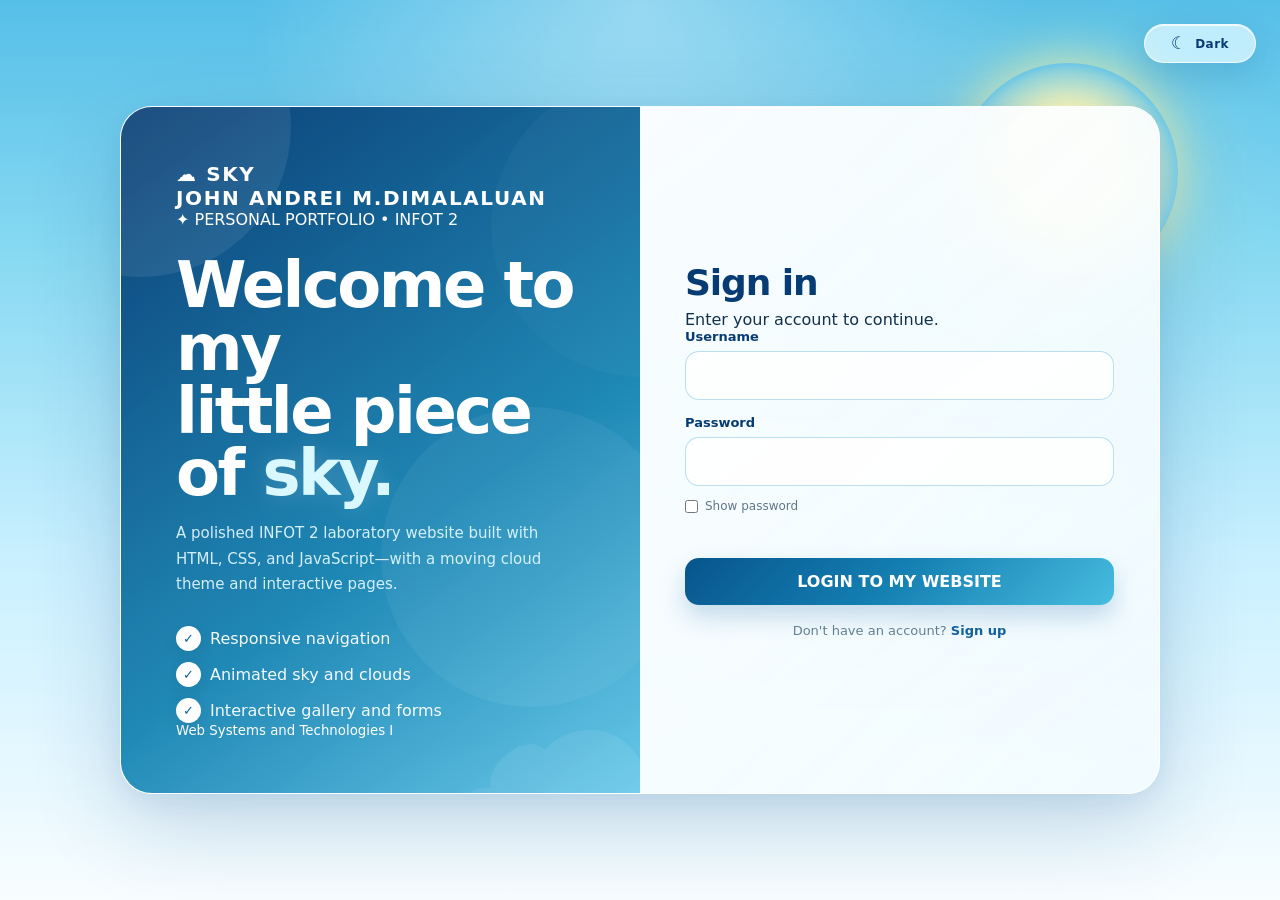
<file: index.html>
<!DOCTYPE html>
<html lang="en">
<head>
<meta charset="UTF-8">
<meta name="viewport" content="width=device-width, initial-scale=1.0">
<meta name="description" content="John Andrei M. Dimalaluan — INFOT 2 BSIT-2B personal website">
<title>John Andrei M. Dimalaluan | INFOT 2 Sky Portfolio</title>
<link rel="stylesheet" href="style.css">

</head>
<body>
<div class="sky-scene"><span class="cloud cloud-1"></span><span class="cloud cloud-2"></span><span class="cloud cloud-3"></span><span class="cloud cloud-4"></span><span class="cloud cloud-5"></span></div>
<div id="progress"></div>

<header class="site-header">
  <div class="header-inner">

    <a class="brand" href="index.html">
      <!-- ONLY THIS CLOUD BEFORE THE NAME WAS CHANGED -->
      <span
        class="brand-mark"
        style="
          background:linear-gradient(145deg,#e9faff,#bdefff);
          color:#073b73;
          box-shadow:
            inset 0 0 0 1px rgba(255,255,255,.95),
            0 8px 20px rgba(83,190,225,.28),
            0 0 18px rgba(190,240,255,.22);
        "
      >☁</span>

      <span>JOHN ANDREI M.DIMALALUAN</span>
    </a>

    <button class="theme-toggle" type="button" aria-label="Toggle theme" title="Toggle theme">☾</button>
    <button class="nav-toggle" aria-label="Open navigation" aria-expanded="false">☰</button>

    <nav class="main-nav">
      <ul>

        <li>
          <a class="active" href="index.html">HOME</a>
        </li>

        <li class="dropdown">
          <button class="drop-btn" type="button">ABOUT ▾</button>

          <div class="drop-menu">
            <a class="" href="skills.html">Skills & Hobbies</a>
            <a class="" href="goals.html">Learning Goals</a>
            <a class="" href="funfacts.html">Fun Facts</a>
          </div>
        </li>

        <li>
          <a class="" href="gallery.html">GALLERY</a>
        </li>

        <li>
          <a class="" href="contact.html">CONTACT</a>
        </li>

        <li>
          <a class="logout-nav" href="#">LOG OUT</a>
        </li>

      </ul>
    </nav>

  </div>
</header>

<main class="protected">

<section class="hero">
  <div class="container hero-grid">

    <div class="hero-copy reveal">

      <span class="eyebrow">☀ INFOT 2 • LABORATORY WEBSITE</span>

      <h1>
        Welcome to <span>my webpage.</span>
      </h1>

      <p>
        I am <strong>John Andrei M.Dimalaluan</strong>, a BSIT-2B student learning how to build interactive and responsive websites using HTML, CSS, and JavaScript.
      </p>

      <div class="hero-actions">
        <a class="btn btn-primary" href="skills.html">
          Explore My Skills →
        </a>

        <a class="btn btn-light" href="contact.html">
          Get in Touch
        </a>
      </div>

      <div class="hero-meta">

        <div class="meta-item">
          <strong>BSIT-2B</strong>
          <span>
            Bachelor of Science in Information Technology
          </span>
        </div>

        <div class="meta-item">
          <strong>3</strong>
          <span>
            Core Technologies
          </span>
        </div>

        <div class="meta-item">
          <strong>∞</strong>
          <span>
            Always learning
          </span>
        </div>

      </div>

    </div>

    <div class="hero-visual reveal">

      <div class="profile-orbit">

        <div class="profile-card">

          <div class="avatar">JA</div>

          <h3>
            John Andrei M.Dimalaluan
          </h3>

          <p>
            BSIT-2B • Web Development Learner
          </p>

          <span class="cloud-pill">
            ☁ Building ideas in the sky
          </span>

        </div>

      </div>

    </div>

  </div>
</section>


<section class="section">

  <div class="container">

    <div class="section-head reveal">

      <span class="eyebrow">
        About me
      </span>

      <h2>
        Learning, building, <span>improving.</span>
      </h2>

      <p>
      </p>

    </div>

    <div class="quick-grid">

      <article class="info-card glass reveal">

        <div class="icon-box">⌘</div>

        <h3>
          Web Development
        </h3>

        <p>
          Practicing HTML, CSS, JavaScript, responsive layouts, navigation, forms, and interactive behavior.
        </p>

        <a href="skills.html">
          View skills →
        </a>

      </article>


      <article class="info-card glass reveal">

        <div class="icon-box">★</div>

        <h3>
          Hobbies
        </h3>

        <p>
          Gaming, learning technology, and exploring web design are listed among my interests.
        </p>

        <a href="funfacts.html">
          See hobbies →
        </a>

      </article>


      <article class="info-card glass reveal">

        <div class="icon-box">↗</div>

        <h3>
          My Learning Direction
        </h3>

        <p>
          Continue understanding how webpages are organized, styled, connected, and enhanced with interaction.
        </p>

        <a href="goals.html">
          View goals →
        </a>

      </article>

    </div>

  </div>

</section>


<section class="section">

  <div class="container about-grid">

    <figure
      class="about-photo glass reveal"
      style="margin:0;padding:18px;"
    >

      <img
        src="images\pic3.jpg"
        alt="Blue sky, mountains, lake, and green landscape"
        style="display:block;width:100%;border-radius:20px;"
      >

    </figure>


    <div class="about-copy glass reveal">

      <span class="eyebrow">
        Favorite picture
      </span>

      <h3>
        ME AND MY? MWEHEHEHEHE
      </h3>

      <p>
        .
      </p>

      <div class="quote">
        "HAHAHAHAHAHAHAHAHAHAHAHAHAHAHAHAHAHAHAHAHAHAHAHAHA <br> HAHAHAHAHAHAHAHAHAHAHAHAHAHAHAHAHAHAHAHAHAHAHAHAHA <br> HAHAHAHAHAHAHAHAHAHAHAHAHAHAHAHAHAHAHAHAHAHAHAHAHA.”
      </div>

    </div>

  </div>

</section>


<section class="section">

  <div class="container">

    <div class="section-head reveal">

      <span class="eyebrow">
        Laboratory requirements
      </span>

      <h2>
        What I practiced in <span>INFOT 2</span>
      </h2>

    </div>


    <div class="slider reveal">

      <div class="slides">

        <article class="slide">

          <div class="slide-content">

            <span class="eyebrow">
              01 • Structure
            </span>

            <h3>
              Organize a webpage.
            </h3>

            <p>
              Practice HTML structure, headings, sections, lists, images, tables, forms, and embedded content.
            </p>

          </div>

        </article>


        <article class="slide">

          <div class="slide-content">

            <span class="eyebrow">
              02 • Style
            </span>

            <h3>
              Make the interface clear.
            </h3>

            <p>
              Use CSS for the sky-blue, blue, and white theme, responsive layouts, cards, spacing, and visual hierarchy.
            </p>

          </div>

        </article>


        <article class="slide">

          <div class="slide-content">

            <span class="eyebrow">
              03 • Interact
            </span>

            <h3>
              Add useful behavior.
            </h3>

            <p>
              Use JavaScript for mobile navigation, form validation, scroll effects, theme switching, and interactive components.
            </p>

          </div>

        </article>

      </div>


      <div class="slider-dots">

        <button
          class="dot active"
          aria-label="Slide 1"
        ></button>

        <button
          class="dot"
          aria-label="Slide 2"
        ></button>

        <button
          class="dot"
          aria-label="Slide 3"
        ></button>

      </div>


      <div class="slider-controls">

        <button
          class="slider-btn prev-slide"
          aria-label="Previous"
        >‹</button>

        <button
          class="slider-btn next-slide"
          aria-label="Next"
        >›</button>

      </div>

    </div>
 
  </div>

</section>


<section class="section">

  <div class="container">

    <div class="section-head reveal">

      <span class="eyebrow">
        Favorite websites
      </span>

      <h2>
        Sites I keep coming <span>back to.</span>
      </h2>

      <p>
        
      </p>

    </div>


    <div class="glass table-wrap reveal">

      <table class="site-table">

        <thead>

          <tr>
            <th>Name</th>
            <th>URL</th>
            <th>Description</th>
          </tr>

        </thead>

        <tbody>

          <tr>

            <td>
              YouTube
            </td>

            <td>
              <a
                href="https://www.youtube.com"
                target="_blank"
                rel="noopener noreferrer"
              >
                youtube.com ↗
              </a>
            </td>

            <td>
              Videos, tutorials, and educational content.
            </td>

          </tr>


          <tr>

            <td>
              GitHub
            </td>

            <td>
              <a
                href="https://github.com"
                target="_blank"
                rel="noopener noreferrer"
              >
                github.com ↗
              </a>
            </td>

            <td>
              Code hosting and software development resources.
            </td>

          </tr>

        </tbody>

      </table>

    </div>

  </div>

</section>


<section class="section">

  <div class="container">

    <div class="section-head reveal">

      <span class="eyebrow">
        Something worth watching
      </span>

      <h2>
        Music & <span>inspiration.</span>
      </h2>

    </div>


    <div class="video-card glass reveal">

      <div class="video-frame">

        <iframe
          src="https://www.youtube.com/embed/s37x2VSZrLw"
          title="Featured YouTube video"
          loading="lazy"
          allow="autoplay; encrypted-media; picture-in-picture"
          allowfullscreen
        ></iframe>

      </div>

    </div>

  </div>

</section>

</main>


<button
  class="scroll-top"
  type="button"
  aria-label="Back to top"
  title="Back to top"
>
  ↑
</button>


<footer>

  <div class="footer-divider"></div>

  <div class="footer-inner">

    <p>
      © 2026 John Andrei M. Dimalaluan • INFOT 2 Web Systems and Technologies I
    </p>

    <div class="footer-links">

      <a href="contact.html">
        Contact
      </a>

      <a href="gallery.html">
        Gallery
      </a>

    </div>

  </div>

</footer>


<script src="script.js"></script>

</body>
</html>
</file>
<file: style.css>
:root{
  --sky:#87ceeb;
  --sky-light:#eaf8ff;
  --blue:#1261a0;
  --blue-dark:#073b73;
  --white:#fff;
  --ink:#12304a;
  --muted:#5e7487;
  --border:#cce7f5;
  --shadow:0 18px 45px rgba(7,59,115,.12);
  --radius:24px;
  --header-h:78px;
}

*{
  box-sizing:border-box;
  margin:0;
  padding:0;
}

html{
  scroll-behavior:smooth;
}

body{
  font-family:"Trebuchet MS",system-ui,sans-serif;
  color:var(--ink);
  background:
    radial-gradient(circle at 85% 10%,rgba(255,255,255,.9),transparent 22%),
    linear-gradient(180deg,#d7f3ff 0%,#f7fcff 45%,#e8f7ff 100%);
  line-height:1.65;
  overflow-x:hidden;
  transition:background .45s ease,color .35s ease;
}

a{
  color:inherit;
  text-decoration:none;
}

button,
input,
textarea{
  font:inherit;
}

button{
  cursor:pointer;
}

::selection{
  background:var(--blue);
  color:#fff;
}

/* =========================================================
   SKY BACKGROUND
   ========================================================= */

.sky-scene{
  position:fixed;
  inset:0;
  z-index:-3;
  overflow:hidden;
  pointer-events:none;
  background:
    radial-gradient(circle at 82% 12%,rgba(255,255,255,.5),transparent 20%),
    linear-gradient(180deg,#68c7ef 0%,#bdeeff 52%,#f9fdff 100%);
}

.sky-scene:before{
  content:"";
  position:absolute;
  width:340px;
  height:340px;
  border-radius:50%;
  right:8%;
  top:8%;
  background:rgba(255,255,210,.78);
  filter:blur(2px);
  box-shadow:0 0 90px rgba(255,244,165,.7);
  animation:sunFloat 8s ease-in-out infinite;
}

.sky-scene:after{
  content:"";
  position:absolute;
  inset:-10%;
  background:
    radial-gradient(circle at 15% 25%,rgba(255,255,255,.32) 0 3px,transparent 4px),
    radial-gradient(circle at 75% 18%,rgba(255,255,255,.25) 0 2px,transparent 3px),
    radial-gradient(circle at 55% 65%,rgba(255,255,255,.22) 0 3px,transparent 4px);
  background-size:180px 180px,230px 230px,270px 270px;
  animation:skySparkle 16s linear infinite;
  pointer-events:none;
}

.cloud{
  position:absolute;
  width:220px;
  height:65px;
  background:rgba(255,255,255,.88);
  border-radius:60px;
  filter:drop-shadow(0 10px 14px rgba(30,104,148,.12));
  opacity:.9;
}

.cloud:before,
.cloud:after{
  content:"";
  position:absolute;
  background:inherit;
  border-radius:50%;
}

.cloud:before{
  width:92px;
  height:92px;
  left:38px;
  bottom:18px;
}

.cloud:after{
  width:120px;
  height:120px;
  right:25px;
  bottom:12px;
}

.cloud-1{
  top:14%;
  left:-260px;
  transform:scale(.9);
  animation:cloudMove 42s linear infinite;
}

.cloud-2{
  top:30%;
  left:-320px;
  transform:scale(1.25);
  animation:cloudMove 55s linear 8s infinite;
}

.cloud-3{
  top:55%;
  left:-250px;
  transform:scale(.7);
  animation:cloudMove 36s linear 3s infinite;
}

.cloud-4{
  top:73%;
  left:-280px;
  transform:scale(1.05);
  animation:cloudMove 48s linear 15s infinite;
}

.cloud-5{
  top:43%;
  left:-300px;
  transform:scale(.55);
  animation:cloudMove 30s linear 12s infinite;
}

@keyframes cloudMove{
  from{
    transform:translateX(-260px) scale(var(--s,1));
  }
  to{
    transform:translateX(calc(100vw + 620px)) scale(var(--s,1));
  }
}

@keyframes sunFloat{
  50%{
    transform:translateY(16px);
    opacity:.9;
  }
}

@keyframes skySparkle{
  to{
    transform:translate3d(35px,18px,0);
  }
}

/* =========================================================
   HEADER / NAVIGATION
   ========================================================= */

.site-header{
  position:fixed;
  top:0;
  left:0;
  right:0;
  height:var(--header-h);
  z-index:1000;
  background:rgba(255,255,255,.72);
  backdrop-filter:blur(18px);
  border-bottom:1px solid rgba(255,255,255,.7);
  transition:background .35s,box-shadow .35s,transform .35s;
}

.site-header.scrolled{
  box-shadow:0 10px 35px rgba(7,59,115,.14);
  background:rgba(255,255,255,.9);
}

.header-inner{
  max-width:1240px;
  height:100%;
  margin:auto;
  padding:0 24px;
  display:flex;
  align-items:center;
  justify-content:space-between;
  gap:20px;
}

.brand{
  display:flex;
  align-items:center;
  gap:11px;
  font-weight:900;
  color:var(--blue-dark);
  letter-spacing:.04em;
  white-space:nowrap;
}

.brand-mark{
  width:42px;
  height:42px;
  border-radius:14px;
  display:grid;
  place-items:center;
  background:linear-gradient(135deg,#b9ecff,#fff);
  box-shadow:
    inset 0 0 0 1px #fff,
    0 8px 20px rgba(18,97,160,.18);
  font-size:21px;
  transition:transform .5s ease;
}

.brand:hover .brand-mark{
  transform:translateY(-3px) rotate(-8deg);
}

.nav-toggle{
  display:none;
  border:0;
  background:transparent;
  font-size:27px;
  color:var(--blue-dark);
}

.main-nav ul{
  display:flex;
  align-items:center;
  gap:6px;
  list-style:none;
}

.main-nav a,
.drop-btn{
  position:relative;
  display:block;
  border:0;
  background:transparent;
  color:var(--ink);
  padding:10px 12px;
  font-weight:800;
  font-size:14px;
  transition:.25s;
}

.main-nav a:after,
.drop-btn:after{
  content:"";
  position:absolute;
  left:12px;
  right:12px;
  bottom:4px;
  height:3px;
  border-radius:9px;
  background:linear-gradient(90deg,var(--sky),var(--blue));
  transform:scaleX(0);
  transform-origin:center;
  transition:.28s;
}

.main-nav a:before,
.drop-btn:before{
  content:"";
  position:absolute;
  left:14px;
  right:14px;
  bottom:7px;
  height:2px;
  background:linear-gradient(90deg,var(--sky),var(--blue));
  transform:scaleX(0);
  transform-origin:center;
  transition:transform .25s ease;
  border-radius:99px;
}

.main-nav a:hover,
.main-nav a.active,
.drop-btn:hover{
  color:var(--blue);
}

.main-nav a:hover:after,
.main-nav a.active:after,
.drop-btn:hover:after,
.main-nav a:hover:before,
.main-nav a.active:before,
.drop-btn:hover:before{
  transform:scaleX(1);
}

.dropdown{
  position:relative;
}

.drop-menu{
  position:absolute;
  top:46px;
  left:0;
  min-width:235px;
  padding:10px;
  background:rgba(255,255,255,.96);
  border:1px solid var(--border);
  border-radius:18px;
  box-shadow:var(--shadow);
  opacity:0;
  visibility:hidden;
  transform:translateY(8px);
  transition:.25s;
}

.dropdown:hover .drop-menu,
.dropdown:focus-within .drop-menu{
  opacity:1;
  visibility:visible;
  transform:none;
}

.drop-menu a{
  padding:10px 12px;
  border-radius:11px;
}

.drop-menu a:hover{
  background:var(--sky-light);
}

.drop-menu a:after,
.drop-menu a:before{
  display:none;
}

.logout-nav{
  padding:9px 15px!important;
  border-radius:999px!important;
  background:var(--blue)!important;
  color:#fff!important;
  box-shadow:0 8px 20px rgba(18,97,160,.2);
}

.logout-nav:hover{
  background:var(--blue-dark)!important;
}

#progress{
  position:fixed;
  top:0;
  left:0;
  height:3px;
  width:0;
  background:linear-gradient(90deg,#fff,var(--sky),var(--blue));
  z-index:2000;
}

/* =========================================================
   SHARED LAYOUT
   ========================================================= */

main{
  padding-top:var(--header-h);
}

.container{
  width:min(1180px,92%);
  margin:auto;
}

.section{
  padding:82px 0;
}

.glass{
  background:linear-gradient(
    145deg,
    rgba(255,255,255,.82),
    rgba(242,251,255,.68)
  );
  border:1px solid rgba(255,255,255,.9);
  box-shadow:var(--shadow);
  backdrop-filter:blur(12px);
  border-radius:var(--radius);
  transition:transform .35s ease,box-shadow .35s ease,border-color .35s ease;
}

.glass:hover{
  border-color:rgba(135,206,235,.7);
}

.section-head{
  text-align:center;
  max-width:720px;
  margin:0 auto 38px;
}

.eyebrow{
  display:inline-flex;
  align-items:center;
  gap:8px;
  padding:6px 12px;
  border-radius:999px;
  background:#fff;
  color:var(--blue);
  font-size:12px;
  font-weight:900;
  letter-spacing:.12em;
  text-transform:uppercase;
  box-shadow:0 6px 20px rgba(7,59,115,.08);
}

.section-head h2{
  font-size:clamp(32px,5vw,52px);
  line-height:1.05;
  margin:15px 0;
  color:var(--blue-dark);
}

.section-head p{
  color:var(--muted);
}

.btn{
  display:inline-flex;
  align-items:center;
  justify-content:center;
  gap:9px;
  padding:13px 20px;
  border-radius:999px;
  border:1px solid transparent;
  font-weight:900;
  transition:.25s;
  position:relative;
  overflow:hidden;
}

.btn:before,
.btn:after{
  content:"";
  position:absolute;
  inset:0;
  background:linear-gradient(
    110deg,
    transparent 20%,
    rgba(255,255,255,.38) 50%,
    transparent 80%
  );
  transform:translateX(-120%);
  transition:.6s ease;
}

.btn:hover:before,
.btn:hover:after{
  transform:translateX(120%);
}

.btn-primary{
  background:linear-gradient(135deg,var(--blue),#2b9bd3);
  color:#fff;
  box-shadow:0 12px 28px rgba(18,97,160,.25);
}

.btn-primary:hover{
  transform:translateY(-3px);
  box-shadow:0 16px 35px rgba(18,97,160,.32);
}

.btn-light{
  background:#fff;
  color:var(--blue);
  border-color:var(--border);
}

.btn-light:hover{
  transform:translateY(-3px);
  background:var(--sky-light);
}

.reveal{
  opacity:0;
  transform:translateY(26px);
  transition:opacity .7s ease,transform .7s ease;
}

.reveal.show{
  opacity:1;
  transform:none;
}

/* =========================================================
   HOME
   ========================================================= */

.hero{
  min-height:calc(100vh - var(--header-h));
  display:grid;
  place-items:center;
  padding:70px 0 90px;
}

.hero-grid{
  display:grid;
  grid-template-columns:1.1fr .9fr;
  align-items:center;
  gap:60px;
}

.hero-copy .eyebrow{
  animation:floatBadge 4s ease-in-out infinite;
}

.hero h1{
  font-size:clamp(44px,7vw,82px);
  line-height:.98;
  letter-spacing:-3px;
  color:var(--blue-dark);
  margin:18px 0;
}

.hero h1 span{
  background:linear-gradient(90deg,var(--blue),#4bbde8,var(--blue-dark));
  background-size:200% auto;
  -webkit-background-clip:text;
  background-clip:text;
  color:transparent;
  animation:gradientText 5s linear infinite;
}

.hero-copy p{
  font-size:18px;
  color:#456477;
  max-width:650px;
}

.hero-actions{
  display:flex;
  gap:12px;
  flex-wrap:wrap;
  margin-top:28px;
}

.hero-meta{
  display:flex;
  gap:24px;
  margin-top:28px;
  flex-wrap:wrap;
}

.meta-item{
  max-width:240px;
}

.meta-item strong{
  display:block;
  font-size:20px;
  color:var(--blue-dark);
}

.meta-item span{
  font-size:12px;
  color:var(--muted);
}

.hero-visual{
  position:relative;
  min-height:500px;
  display:grid;
  place-items:center;
}

.profile-orbit{
  width:min(420px,80vw);
  aspect-ratio:1;
  border-radius:50%;
  background:
    radial-gradient(
      circle at 35% 25%,
      #fff 0 8%,
      rgba(255,255,255,.75) 9% 25%,
      rgba(135,206,235,.5) 26% 60%,
      rgba(18,97,160,.14) 61% 100%
    );
  box-shadow:0 30px 80px rgba(7,59,115,.16);
  display:grid;
  place-items:center;
  position:relative;
  animation:
    floatHero 6s ease-in-out infinite,
    orbitGlow 5s ease-in-out infinite;
}

.profile-orbit:before{
  content:"";
  position:absolute;
  inset:7%;
  border:1px dashed rgba(18,97,160,.25);
  border-radius:50%;
  animation:spin 18s linear infinite;
}

.profile-card{
  width:72%;
  padding:35px 24px;
  text-align:center;
  border-radius:30px;
  background:rgba(255,255,255,.83);
  backdrop-filter:blur(15px);
  border:1px solid white;
  box-shadow:var(--shadow);
  position:relative;
  transition:transform .45s ease;
}

.profile-card:hover{
  transform:translateY(-6px) rotateX(2deg);
}

.avatar{
  width:105px;
  height:105px;
  border-radius:50%;
  margin:0 auto 18px;
  display:grid;
  place-items:center;
  font-size:42px;
  font-weight:900;
  color:#fff;
  background:linear-gradient(145deg,var(--blue),#74d1ef);
  box-shadow:0 15px 30px rgba(18,97,160,.25);
  border:5px solid #fff;
  transition:transform .5s ease,box-shadow .5s ease;
}

.avatar:hover{
  transform:scale(1.05) rotate(3deg);
  box-shadow:0 20px 40px rgba(18,97,160,.32);
}

.profile-card h3{
  font-size:24px;
  color:var(--blue-dark);
}

.profile-card p{
  color:var(--muted);
  font-size:14px;
  margin-top:4px;
}

.cloud-pill{
  display:inline-flex;
  gap:7px;
  margin-top:16px;
  background:var(--sky-light);
  color:var(--blue);
  border-radius:999px;
  padding:7px 12px;
  font-weight:800;
  font-size:12px;
}

.quick-grid{
  display:grid;
  grid-template-columns:repeat(3,1fr);
  gap:18px;
}

.info-card{
  padding:26px;
  position:relative;
  overflow:hidden;
  transition:.3s;
}

.info-card:hover{
  transform:translateY(-7px);
  box-shadow:0 25px 55px rgba(7,59,115,.16);
}

.info-card:after,
.goal-card:after,
.gallery-item:after{
  content:"";
  position:absolute;
  width:130px;
  height:130px;
  border-radius:50%;
  background:rgba(255,255,255,.42);
  filter:blur(2px);
  right:-75px;
  top:-75px;
  transition:transform .5s ease;
}

.info-card:hover:after,
.goal-card:hover:after,
.gallery-item:hover:after{
  transform:scale(1.35);
}

.icon-box{
  width:52px;
  height:52px;
  display:grid;
  place-items:center;
  border-radius:16px;
  background:var(--sky-light);
  color:var(--blue);
  font-size:24px;
  margin-bottom:17px;
}

.info-card h3{
  color:var(--blue-dark);
  margin-bottom:7px;
}

.info-card p{
  color:var(--muted);
  font-size:14px;
}

.info-card a{
  display:inline-block;
  color:var(--blue);
  font-weight:900;
  margin-top:12px;
}

/* =========================================================
   ABOUT
   ========================================================= */

.about-grid{
  display:grid;
  grid-template-columns:.8fr 1.2fr;
  gap:30px;
  align-items:stretch;
}

.about-photo{
  min-height:420px;
  display:grid;
  place-items:center;
  background:linear-gradient(145deg,#bcecff,#fff);
  position:relative;
  overflow:hidden;
}

.about-photo:before{
  content:"";
  position:absolute;
  width:280px;
  height:280px;
  border-radius:50%;
  background:rgba(255,255,255,.65);
  top:-70px;
  right:-70px;
}

.about-photo img{
  transition:transform .5s ease,filter .5s ease;
}

.about-photo:hover img{
  transform:scale(1.025);
  filter:saturate(1.08);
}

.about-photo .avatar{
  width:150px;
  height:150px;
  font-size:60px;
}

.about-copy{
  padding:38px;
}

.about-copy h3{
  font-size:30px;
  color:var(--blue-dark);
  margin-bottom:15px;
}

.about-copy p{
  color:var(--muted);
  margin-bottom:16px;
}

.quote{
  padding:18px 20px;
  border-left:4px solid var(--blue);
  background:var(--sky-light);
  border-radius:0 16px 16px 0;
  color:var(--blue-dark);
  font-style:italic;
  font-weight:700;
}

/* =========================================================
   SLIDER
   ========================================================= */

.slider{
  position:relative;
  overflow:hidden;
  border-radius:var(--radius);
  box-shadow:var(--shadow);
}

.slides{
  display:flex;
  transition:transform .7s cubic-bezier(.65,0,.2,1);
}

.slide{
  min-width:100%;
  min-height:420px;
  padding:60px;
  display:flex;
  align-items:end;
  position:relative;
  isolation:isolate;
  overflow:hidden;
  background:linear-gradient(135deg,#7fd3f2,#eafaff);
}

.slide:nth-child(2){
  background:linear-gradient(135deg,#a8e4f8,#fff);
}

.slide:nth-child(3){
  background:linear-gradient(135deg,#65bee6,#dff7ff);
}

.slide:before{
  content:"";
  position:absolute;
  width:330px;
  height:160px;
  background:rgba(255,255,255,.75);
  border-radius:100px;
  right:10%;
  top:18%;
  box-shadow:-70px 30px 0 -20px rgba(255,255,255,.65);
  z-index:-1;
}

.slide:after{
  content:"";
  position:absolute;
  inset:auto -10% -55% auto;
  width:55%;
  height:100%;
  background:radial-gradient(
    ellipse,
    rgba(255,255,255,.55),
    transparent 65%
  );
  transform:rotate(-10deg);
  z-index:-1;
}

.slide-content{
  max-width:650px;
}

.slide-content h3{
  font-size:clamp(30px,5vw,58px);
  line-height:1;
  color:var(--blue-dark);
  margin-bottom:14px;
}

.slide-content p{
  color:#31566d;
  max-width:600px;
}

.slider-controls{
  position:absolute;
  inset:auto 20px 20px auto;
  display:flex;
  gap:8px;
}

.slider-btn{
  width:45px;
  height:45px;
  border-radius:50%;
  border:1px solid rgba(255,255,255,.9);
  background:rgba(255,255,255,.8);
  color:var(--blue);
  font-size:20px;
  transition:.25s;
}

.slider-btn:hover{
  transform:scale(1.08);
  background:#fff;
}

.slider-dots{
  position:absolute;
  left:25px;
  bottom:28px;
  display:flex;
  gap:7px;
}

.dot{
  width:8px;
  height:8px;
  border:0;
  border-radius:99px;
  background:rgba(255,255,255,.65);
  transition:.25s;
}

.dot.active{
  width:28px;
  background:var(--blue);
}

/* =========================================================
   TABLE
   ========================================================= */

.table-wrap{
  overflow:auto;
}

.site-table{
  width:100%;
  border-collapse:collapse;
  min-width:600px;
}

.site-table th,
.site-table td{
  padding:15px 16px;
  border-bottom:1px solid var(--border);
  text-align:left;
}

.site-table th{
  color:var(--blue-dark);
  background:var(--sky-light);
}

.site-table td{
  color:var(--ink);
}

.site-table tr{
  transition:transform .2s,box-shadow .2s;
}

.site-table tbody tr:hover{
  transform:translateX(4px);
}

.site-table tr:hover td{
  background:#f8fdff;
}

.site-table a{
  font-weight:800;
}

/* =========================================================
   VIDEO
   ========================================================= */

.video-card{
  padding:25px;
}

.video-frame{
  aspect-ratio:16/9;
  border-radius:18px;
  overflow:hidden;
  background:#cfeffc;
}

.video-frame iframe{
  width:100%;
  height:100%;
  border:0;
}

/* =========================================================
   INNER PAGES
   ========================================================= */

.page-hero{
  padding:75px 0 45px;
}

.page-hero .glass{
  padding:50px;
}

.page-hero h1{
  font-size:clamp(40px,6vw,68px);
  line-height:1;
  color:var(--blue-dark);
  margin:14px 0;
}

.page-hero p{
  max-width:750px;
  color:var(--muted);
  font-size:17px;
}

.tabs{
  display:flex;
  flex-wrap:wrap;
  gap:8px;
  margin-bottom:16px;
}

.tab-btn{
  border:1px solid var(--border);
  background:#fff;
  color:var(--blue);
  padding:11px 16px;
  border-radius:999px;
  font-weight:900;
  transition:.25s;
}

.tab-btn:hover,
.tab-btn.active{
  background:var(--blue);
  color:#fff;
  border-color:var(--blue);
  transform:translateY(-2px);
}

.tabcontent{
  display:none;
  padding:30px;
}

.tabcontent.active{
  display:block;
  animation:tabLift .45s ease;
}

.skill-list{
  display:grid;
  grid-template-columns:repeat(3,1fr);
  gap:14px;
  margin-top:22px;
}

.skill-point{
  padding:17px;
  border:1px solid var(--border);
  border-radius:17px;
  background:#fbfeff;
}

.skill-point strong{
  display:block;
  color:var(--blue-dark);
}

.skill-point span{
  font-size:13px;
  color:var(--muted);
}

/* =========================================================
   GOALS
   ========================================================= */

.goal-grid{
  display:grid;
  grid-template-columns:repeat(2,1fr);
  gap:20px;
}

.goal-card{
  padding:28px;
  border-radius:24px;
  background:linear-gradient(145deg,#fff,#eefaff);
  border:1px solid var(--border);
  box-shadow:0 12px 35px rgba(7,59,115,.08);
  cursor:pointer;
  transition:.3s;
  position:relative;
  overflow:hidden;
}

.goal-card:before{
  content:"";
  position:absolute;
  width:120px;
  height:120px;
  border-radius:50%;
  background:var(--sky-light);
  right:-35px;
  top:-35px;
}

.goal-card:hover{
  transform:translateY(-7px);
  box-shadow:0 22px 45px rgba(7,59,115,.14);
}

.goal-card h3{
  color:var(--blue-dark);
  font-size:23px;
  position:relative;
}

.goal-details{
  max-height:0;
  overflow:hidden;
  opacity:0;
  transition:.4s;
}

.goal-card.open .goal-details{
  max-height:250px;
  opacity:1;
  margin-top:13px;
}

.goal-details p{
  color:var(--muted);
}

.goal-more{
  display:inline-block;
  margin-top:14px;
  color:var(--blue);
  font-size:13px;
  font-weight:900;
  transition:transform .25s;
}

.goal-card:hover .goal-more{
  transform:translateX(5px);
}

/* =========================================================
   FUN FACTS
   ========================================================= */

.fun-grid{
  display:grid;
  grid-template-columns:repeat(4,1fr);
  gap:18px;
}

.funfact-card{
  height:250px;
  perspective:1100px;
  cursor:pointer;
}

.funfact-inner{
  height:100%;
  position:relative;
  transition:transform .8s cubic-bezier(.2,.7,.2,1);
  transform-style:preserve-3d;
}

.funfact-card:hover .funfact-inner,
.funfact-card.flipped .funfact-inner{
  transform:rotateY(180deg);
}

.funfact-front,
.funfact-back{
  position:absolute;
  inset:0;
  backface-visibility:hidden;
  border-radius:22px;
  padding:25px;
  display:flex;
  flex-direction:column;
  align-items:center;
  justify-content:center;
  text-align:center;
  overflow:hidden;
}

.funfact-front{
  background:linear-gradient(145deg,var(--blue-dark),var(--blue));
  color:#fff;
  box-shadow:var(--shadow);
}

.funfact-front .big{
  font-size:44px;
  margin-bottom:10px;
}

.funfact-front h3{
  font-size:21px;
}

.funfact-back{
  transform:rotateY(180deg);
  background:#fff;
  border:1px solid var(--border);
  color:var(--muted);
  box-shadow:var(--shadow);
}

.funfact-back strong{
  color:var(--blue-dark);
  font-size:20px;
  margin-bottom:8px;
}

/* =========================================================
   GALLERY
   ========================================================= */

.gallery{
  display:grid;
  grid-template-columns:repeat(3,1fr);
  gap:18px;
}

.gallery-item{
  overflow:hidden;
  border-radius:20px;
  background:#fff;
  border:1px solid var(--border);
  box-shadow:0 12px 30px rgba(7,59,115,.08);
  position:relative;
  transition:transform .35s ease,box-shadow .35s ease;
}

.gallery-item:hover{
  transform:translateY(-6px);
  box-shadow:0 24px 50px rgba(7,59,115,.16);
}

.gallery-item button{
  display:block;
  width:100%;
  border:0;
  background:transparent;
  text-align:left;
  padding:0;
  cursor:zoom-in;
}

.gallery-thumb{
  height:230px;
  width:100%;
  object-fit:cover;
  display:block;
  transition:.5s;
}

.gallery-item:hover .gallery-thumb{
  transform:scale(1.06);
}

.image-description{
  padding:16px;
  color:var(--muted);
  font-size:13px;
}

.lightbox{
  display:none;
  position:fixed;
  inset:0;
  z-index:3000;
  background:rgba(3,24,42,.9);
  backdrop-filter:blur(10px);
  align-items:center;
  justify-content:center;
  padding:30px;
}

.lightbox.open{
  display:flex;
  animation:fadeIn .25s ease;
}

.lightbox-content{
  max-width:min(1000px,88vw);
  max-height:80vh;
  border-radius:18px;
  box-shadow:0 30px 80px rgba(0,0,0,.45);
  animation:lightboxIn .35s ease;
}

.close,
.prev,
.next{
  position:absolute;
  border:0;
  color:#fff;
  background:rgba(255,255,255,.12);
  backdrop-filter:blur(8px);
  width:50px;
  height:50px;
  border-radius:50%;
  font-size:25px;
}

.close{
  right:25px;
  top:25px;
}

.prev{
  left:25px;
  top:50%;
}

.next{
  right:25px;
  top:50%;
}

.lightbox-caption{
  position:absolute;
  bottom:30px;
  left:50%;
  transform:translateX(-50%);
  color:#fff;
  background:rgba(0,0,0,.35);
  padding:7px 15px;
  border-radius:999px;
  font-size:13px;
}

/* =========================================================
   CONTACT SECTION
   HIGH VISIBILITY IN LIGHT + DARK MODE
   ========================================================= */

.contact-grid{
  display:grid;
  grid-template-columns:1.1fr .9fr;
  gap:24px;
  align-items:stretch;
}

/* ---------- CONTACT FORM LIGHT ---------- */

.contact-form{
  padding:32px;
  background:#ffffff;
  color:#12304a;
  border:1px solid #c5e3f0;
  border-radius:24px;
  box-shadow:0 18px 45px rgba(7,59,115,.12);
}

.contact-form h3{
  color:#073b73;
  margin-bottom:20px;
}

.form-group{
  margin-bottom:18px;
}

.form-group label{
  display:block;
  color:#073b73;
  font-weight:900;
  margin-bottom:8px;
}

.form-group input,
.form-group textarea{
  width:100%;
  padding:14px 16px;
  border:2px solid #c5dfe9;
  background:#fafdff;
  color:#12304a;
  border-radius:15px;
  outline:none;
  transition:all .25s ease;
}

.form-group input::placeholder,
.form-group textarea::placeholder{
  color:#647d8c;
  opacity:1;
}

.form-group input:hover,
.form-group textarea:hover{
  border-color:#79c8e5;
  background:#fff;
}

.form-group input:focus,
.form-group textarea:focus{
  border-color:#1261a0;
  background:#fff;
  color:#12304a;
  box-shadow:0 0 0 4px rgba(18,97,160,.12);
}

.form-group textarea{
  min-height:150px;
  resize:vertical;
}

.error{
  display:block;
  color:#b42318;
  font-size:12px;
  font-weight:700;
  margin-top:5px;
}

.success{
  display:none;
  padding:13px 15px;
  border-radius:13px;
  background:#e8f8ef;
  color:#126b3d;
  border:1px solid #a7dfbd;
  margin-bottom:15px;
  font-weight:800;
}

/* ---------- CONTACT DETAILS LIGHT ---------- */

.contact-details{
  padding:32px;
  background:
    linear-gradient(
      145deg,
      #073b73 0%,
      #1261a0 55%,
      #2b9bd3 100%
    );
  color:#fff;
  border-radius:24px;
  position:relative;
  overflow:hidden;
  box-shadow:0 18px 45px rgba(7,59,115,.22);
}

.contact-details::before{
  content:"";
  position:absolute;
  width:280px;
  height:280px;
  right:-120px;
  top:-120px;
  border-radius:50%;
  background:rgba(255,255,255,.08);
}

.contact-details::after{
  content:"☁";
  position:absolute;
  right:-20px;
  bottom:-65px;
  font-size:190px;
  color:rgba(255,255,255,.07);
  pointer-events:none;
}

.contact-details h3{
  position:relative;
  z-index:2;
  color:#fff;
  font-size:30px;
  margin-bottom:10px;
}

.contact-details > p{
  position:relative;
  z-index:2;
  color:#e7f8ff;
  margin-bottom:25px;
}

.contact-line{
  position:relative;
  z-index:2;
  padding:15px 0;
  border-bottom:1px solid rgba(255,255,255,.25);
}

.contact-line:last-child{
  border-bottom:none;
}

.contact-line strong{
  display:block;
  color:#fff;
  margin-bottom:3px;
}

.contact-line span,
.contact-line a{
  color:#d8f4ff;
  font-size:14px;
  transition:color .25s ease;
  word-break:break-word;
}

.contact-line a:hover{
  color:#fff;
  text-decoration:underline;
}

/* ---------- CONTACT FORM DARK ---------- */

body.dark-mode .contact-form{
  background:
    linear-gradient(
      145deg,
      #092638 0%,
      #0b3046 100%
    );
  color:#eaf8ff;
  border:1px solid #285d76;
  box-shadow:0 22px 55px rgba(0,0,0,.4);
}

body.dark-mode .contact-form h3{
  color:#e5faff;
}

body.dark-mode .form-group label{
  color:#dff8ff;
}

body.dark-mode .form-group input,
body.dark-mode .form-group textarea{
  background:#061b2b;
  color:#f2fcff;
  border:2px solid #2b617a;
}

body.dark-mode .form-group input::placeholder,
body.dark-mode .form-group textarea::placeholder{
  color:#91afbd;
  opacity:1;
}

body.dark-mode .form-group input:hover,
body.dark-mode .form-group textarea:hover{
  background:#082438;
  border-color:#4bb8d9;
}

body.dark-mode .form-group input:focus,
body.dark-mode .form-group textarea:focus{
  background:#07263a;
  color:#fff;
  border-color:#63d5f4;
  box-shadow:
    0 0 0 4px rgba(99,213,244,.15),
    0 8px 25px rgba(0,0,0,.25);
}

body.dark-mode .error{
  color:#ff9b9b;
}

body.dark-mode .success{
  background:#0b3a2a;
  color:#9ae6bb;
  border:1px solid #24704d;
}

/* ---------- CONTACT DETAILS DARK ---------- */

body.dark-mode .contact-details{
  background:
    radial-gradient(
      circle at 85% 15%,
      rgba(84,204,240,.18),
      transparent 28%
    ),
    linear-gradient(
      145deg,
      #031827 0%,
      #073b56 55%,
      #075d7e 100%
    );
  color:#fff;
  border:1px solid rgba(95,200,231,.25);
  box-shadow:0 22px 55px rgba(0,0,0,.45);
}

body.dark-mode .contact-details::before{
  background:rgba(92,213,243,.08);
}

body.dark-mode .contact-details::after{
  color:rgba(133,220,245,.07);
}

body.dark-mode .contact-details h3{
  color:#e9fbff;
}

body.dark-mode .contact-details > p{
  color:#c4e8f2;
}

body.dark-mode .contact-line{
  border-bottom-color:rgba(126,215,240,.22);
}

body.dark-mode .contact-line strong{
  color:#f0fcff;
}

body.dark-mode .contact-line span,
body.dark-mode .contact-line a{
  color:#a8ddec;
}

body.dark-mode .contact-line a:hover{
  color:#fff;
}

/* ---------- CONTACT BUTTON ---------- */

.contact-form .btn-primary{
  background:linear-gradient(
    135deg,
    #1261a0,
    #218bc0,
    #4fc6e8
  );
  color:#fff;
  border:none;
  box-shadow:0 12px 28px rgba(18,97,160,.25);
}

.contact-form .btn-primary:hover{
  transform:translateY(-3px);
  box-shadow:0 16px 35px rgba(18,97,160,.35);
}

body.dark-mode .contact-form .btn-primary{
  background:linear-gradient(
    135deg,
    #0875a4,
    #119cc4,
    #55d2ef
  );
  color:#fff;
  box-shadow:0 12px 30px rgba(0,0,0,.35);
}

body.dark-mode .contact-form .btn-primary:hover{
  box-shadow:0 18px 38px rgba(0,0,0,.45);
}

/* ---------- CONTACT AUTOFILL ---------- */

body.dark-mode .form-group input:-webkit-autofill,
body.dark-mode .form-group textarea:-webkit-autofill{
  -webkit-text-fill-color:#f2fcff;
  -webkit-box-shadow:0 0 0 1000px #061b2b inset;
  transition:background-color 5000s ease-in-out 0s;
}

/* ---------- CONTACT SELECTED TEXT ---------- */

body.dark-mode .contact-form ::selection{
  background:#55cbed;
  color:#031827;
}

/* =========================================================
   FOOTER
   ========================================================= */

footer{
  margin-top:40px;
  background:rgba(7,59,115,.95);
  color:#fff;
}

.footer-divider{
  height:5px;
  background:linear-gradient(90deg,#fff,var(--sky),#fff);
}

.footer-inner{
  width:min(1180px,92%);
  margin:auto;
  padding:28px 0;
  display:flex;
  justify-content:space-between;
  gap:20px;
  align-items:center;
}

.footer-inner p{
  color:#d8f3ff;
  font-size:13px;
}

.footer-links{
  display:flex;
  gap:14px;
}

.footer-links a{
  font-size:13px;
  color:#d8f3ff;
}

.footer-links a:hover{
  color:#fff;
}

/* =========================================================
   SCROLL TOP
   ========================================================= */

.scroll-top{
  position:fixed;
  right:24px;
  bottom:24px;
  width:48px;
  height:48px;
  border:1px solid rgba(255,255,255,.7);
  border-radius:50%;
  background:rgba(18,97,160,.9);
  color:#fff;
  font-size:20px;
  font-weight:900;
  box-shadow:0 14px 30px rgba(7,59,115,.22);
  z-index:2500;
  cursor:pointer;
  opacity:0;
  visibility:hidden;
  transform:translateY(12px);
  transition:.3s;
}

.scroll-top.show{
  opacity:1;
  visibility:visible;
  transform:none;
}

.scroll-top:hover{
  transform:translateY(-4px) scale(1.05);
}

/* =========================================================
   DARK MODE - GENERAL
   ========================================================= */

body.dark-mode{
  --white:#081a2a;
  --ink:#eaf8ff;
  --sky:#55c5eb;
  --sky-light:#0c3047;
  --blue:#68d1f2;
  --blue-dark:#d7f6ff;
  --muted:#a9c6d5;
  --border:#20516b;
  --shadow:0 22px 55px rgba(0,0,0,.34);

  color:var(--ink);

  background:
    radial-gradient(
      circle at 82% 8%,
      rgba(61,176,218,.13),
      transparent 24%
    ),
    linear-gradient(
      180deg,
      #031521 0%,
      #06283c 48%,
      #041b2b 100%
    );
}

body.dark-mode .sky-scene{
  background:
    radial-gradient(
      circle at 82% 12%,
      rgba(88,204,240,.18),
      transparent 20%
    ),
    linear-gradient(
      180deg,
      #031824,
      #062c43 55%,
      #051d30
    );
}

body.dark-mode .sky-scene:after{
  background:
    linear-gradient(
      180deg,
      rgba(2,18,29,.18),
      rgba(2,18,29,.62)
    );
}

body.dark-mode .sky-scene:before{
  background:rgba(185,236,255,.16);
  box-shadow:0 0 100px rgba(73,190,231,.22);
}

body.dark-mode .cloud{
  background:rgba(180,228,244,.12);
  filter:drop-shadow(0 10px 20px rgba(0,0,0,.22));
}

body.dark-mode .site-header{
  background:rgba(3,20,33,.78);
  border-bottom-color:rgba(105,201,234,.13);
}

body.dark-mode .site-header.scrolled{
  background:rgba(3,20,33,.94);
  box-shadow:0 12px 35px rgba(0,0,0,.3);
}

body.dark-mode .brand,
body.dark-mode .nav-toggle{
  color:#d7f6ff;
}

body.dark-mode .main-nav a,
body.dark-mode .drop-btn{
  color:#c5e1ec;
}

body.dark-mode .main-nav a:hover,
body.dark-mode .main-nav a.active,
body.dark-mode .drop-btn:hover{
  color:#69d2f3;
}

body.dark-mode .drop-menu{
  background:rgba(5,30,46,.97);
  border-color:#20516b;
}

body.dark-mode .drop-menu a:hover{
  background:#0c3047;
}

body.dark-mode .glass,
body.dark-mode .info-card,
body.dark-mode .goal-card,
body.dark-mode .gallery-item,
body.dark-mode .profile-card,
body.dark-mode .tabcontent{
  background:
    linear-gradient(
      145deg,
      rgba(7,34,51,.91),
      rgba(7,42,61,.84)
    );
  border-color:rgba(76,155,185,.25);
  box-shadow:var(--shadow);
}

body.dark-mode .section-head h2,
body.dark-mode .page-hero h1,
body.dark-mode .about-copy h3,
body.dark-mode .info-card h3,
body.dark-mode .goal-card h3,
body.dark-mode .profile-card h3,
body.dark-mode .meta-item strong{
  color:#d9f7ff;
}

body.dark-mode .hero-copy p,
body.dark-mode .section-head p,
body.dark-mode .info-card p,
body.dark-mode .goal-details p,
body.dark-mode .about-copy p,
body.dark-mode .profile-card p,
body.dark-mode .page-hero p{
  color:#a9c7d5;
}

body.dark-mode .eyebrow,
body.dark-mode .btn-light,
body.dark-mode .tab-btn,
body.dark-mode .slider-btn{
  background:#0c3047;
  color:#78d6f3;
  border-color:#20516b;
}

body.dark-mode .btn-primary{
  background:linear-gradient(
    135deg,
    #0b6795,
    #1a91b9,
    #52c7e7
  );
}

body.dark-mode .icon-box,
body.dark-mode .quote,
body.dark-mode .skill-point,
body.dark-mode .site-table th{
  background:#0c3047;
  color:#bfe8f5;
}

body.dark-mode .site-table td{
  border-color:#1b465d;
  color:#c6dce6;
}

body.dark-mode .site-table tr:hover td{
  background:#0d354e;
}

body.dark-mode .site-table th{
  color:#d7f6ff;
}

body.dark-mode .about-photo{
  background:linear-gradient(
    145deg,
    #0b425d,
    #071f32
  );
}

body.dark-mode .goal-card{
  background:linear-gradient(
    145deg,
    #092d43,
    #0b3952
  );
}

body.dark-mode .funfact-back{
  background:linear-gradient(
    145deg,
    #092d43,
    #0b3952
  );
  border-color:#20516b;
  color:#b4ceda;
}

body.dark-mode .funfact-back strong{
  color:#d7f6ff;
}

body.dark-mode .slider .slide:nth-child(1),
body.dark-mode .slider .slide:nth-child(2),
body.dark-mode .slider .slide:nth-child(3){
  background:linear-gradient(
    135deg,
    #0b4059,
    #092638
  );
}

body.dark-mode .slide-content p{
  color:#b5d3df;
}

body.dark-mode .slide:before{
  background:rgba(133,213,238,.08);
  box-shadow:
    -70px 30px 0 -20px rgba(133,213,238,.05);
}

body.dark-mode .cloud-pill{
  background:#0c3047;
  color:#76d4f1;
}

body.dark-mode .theme-toggle{
  background:#0c3047;
  color:#d8f7ff;
  border-color:#20516b;
}

body.dark-mode .scroll-top{
  background:#0b6a93;
}

body.dark-mode .main-nav{
  background:transparent;
}

body.dark-mode .success{
  background:#0c3a2a;
  color:#91e0b7;
}

/* =========================================================
   THEME TOGGLE
   ========================================================= */

.theme-toggle{
  width:42px!important;
  height:42px;
  display:grid;
  place-items:center;
  border-radius:50%!important;
  background:rgba(255,255,255,.78);
  color:var(--blue-dark);
  border:1px solid var(--border);
  box-shadow:0 8px 22px rgba(7,59,115,.1);
  transition:
    transform .3s ease,
    background .3s ease,
    box-shadow .3s ease,
    color .3s ease;
}

.theme-toggle:hover{
  transform:translateY(-3px) rotate(10deg);
  box-shadow:0 13px 28px rgba(7,59,115,.18);
}

/* =========================================================
   EXTRA EFFECTS
   ========================================================= */

body:before{
  content:"";
  position:fixed;
  inset:0;
  pointer-events:none;
  z-index:9999;
  background:
    radial-gradient(
      circle at var(--mx,50%) var(--my,20%),
      rgba(255,255,255,.16),
      transparent 22%
    );
  mix-blend-mode:screen;
  opacity:.65;
  transition:opacity .3s;
}

.hero-copy strong{
  color:var(--blue-dark);
}

.gallery-item button:focus-visible{
  outline:3px solid var(--sky);
  outline-offset:5px;
  border-radius:18px;
}

.tab-btn:focus-visible,
.btn:focus-visible,
.slider-btn:focus-visible,
.dot:focus-visible,
.theme-toggle:focus-visible,
.nav-toggle:focus-visible{
  outline:3px solid rgba(18,97,160,.28);
  outline-offset:3px;
}

body.modal-open{
  overflow:hidden;
}

/* =========================================================
   ANIMATIONS
   ========================================================= */

@keyframes fadeIn{
  from{
    opacity:0;
    transform:translateY(8px);
  }
  to{
    opacity:1;
    transform:none;
  }
}

@keyframes lightboxIn{
  from{
    opacity:0;
    transform:scale(.92);
  }
  to{
    opacity:1;
    transform:scale(1);
  }
}

@keyframes floatHero{
  50%{
    transform:translateY(-14px);
  }
}

@keyframes floatBadge{
  50%{
    transform:translateY(-5px);
  }
}

@keyframes spin{
  to{
    transform:rotate(360deg);
  }
}

@keyframes gradientText{
  to{
    background-position:200% center;
  }
}

@keyframes orbitGlow{
  50%{
    box-shadow:
      0 30px 90px rgba(18,97,160,.22),
      0 0 50px rgba(135,206,235,.2);
  }
}

@keyframes tabLift{
  from{
    opacity:0;
    transform:translateY(10px);
  }
  to{
    opacity:1;
    transform:none;
  }
}

/* =========================================================
   RESPONSIVE
   ========================================================= */

@media(max-width:980px){

  .hero-grid,
  .about-grid,
  .contact-grid{
    grid-template-columns:1fr;
  }

  .hero-copy{
    text-align:center;
  }

  .hero-copy p{
    margin:auto;
  }

  .hero-actions,
  .hero-meta{
    justify-content:center;
  }

  .quick-grid{
    grid-template-columns:repeat(2,1fr);
  }

  .skill-list{
    grid-template-columns:repeat(2,1fr);
  }

  .fun-grid{
    grid-template-columns:repeat(2,1fr);
  }

  .gallery{
    grid-template-columns:repeat(2,1fr);
  }

  .hero-visual{
    min-height:430px;
  }
}

@media(max-width:760px){

  :root{
    --header-h:70px;
  }

  .nav-toggle{
    display:block;
  }

  .main-nav{
    position:absolute;
    left:4%;
    right:4%;
    top:calc(100% + 8px);
    background:rgba(255,255,255,.97);
    border:1px solid var(--border);
    border-radius:20px;
    box-shadow:var(--shadow);
    padding:8px;
    opacity:0;
    visibility:hidden;
    transform:translateY(-10px);
    transition:.3s;
  }

  .main-nav.open{
    opacity:1;
    visibility:visible;
    transform:none;
  }

  .main-nav ul{
    display:block;
  }

  .main-nav li{
    margin:2px 0;
  }

  .main-nav a,
  .drop-btn{
    width:100%;
    text-align:left;
    padding:12px;
  }

  .drop-menu{
    position:static;
    display:none;
    opacity:1;
    visibility:visible;
    transform:none;
    box-shadow:none;
    border:0;
    padding:0 0 4px;
    background:var(--sky-light);
  }

  .dropdown.open .drop-menu{
    display:block;
  }

  .drop-menu a{
    padding-left:25px;
  }

  .main-nav a:after,
  .main-nav a:before,
  .drop-btn:after,
  .drop-btn:before{
    display:none;
  }

  .logout-nav{
    text-align:center!important;
    margin-top:4px;
  }

  .theme-toggle{
    position:absolute;
    right:58px;
    top:14px;
  }

  .section{
    padding:60px 0;
  }

  .page-hero .glass{
    padding:32px 24px;
  }

  .slide{
    padding:38px 25px;
    min-height:430px;
  }

  .slide-content h3{
    font-size:40px;
  }

  .quick-grid,
  .goal-grid,
  .skill-list,
  .fun-grid,
  .gallery{
    grid-template-columns:1fr;
  }

  .footer-inner{
    flex-direction:column;
    text-align:center;
  }

  .profile-orbit{
    width:min(350px,88vw);
  }

  .contact-form,
  .contact-details{
    padding:24px;
  }

  .contact-details h3{
    font-size:26px;
  }

  .form-group input,
  .form-group textarea{
    padding:13px 14px;
  }

  .scroll-top{
    right:16px;
    bottom:16px;
  }
}

/* =========================================================
   REDUCED MOTION
   ========================================================= */

@media(prefers-reduced-motion:reduce){

  html{
    scroll-behavior:auto!important;
  }

  *,
  *:before,
  *:after{
    animation-duration:.001ms!important;
    animation-iteration-count:1!important;
    transition-duration:.001ms!important;
  }

  body:before,
  .sky-scene:after,
  .hero-copy h1 span,
  .profile-orbit{
    animation:none!important;
  }
}
/* =========================================================
   LOGOUT CONFIRMATION POPUP
   Added without changing existing website information/content.
   ========================================================= */
body.logout-modal-open{overflow:hidden}

.logout-confirm-modal{
    position:fixed;
    inset:0;
    z-index:5000;
    display:grid;
    place-items:center;
    padding:24px;
    visibility:hidden;
    opacity:0;
    pointer-events:none;
    transition:opacity .28s ease,visibility .28s ease;
}

.logout-confirm-modal.open{
    visibility:visible;
    opacity:1;
    pointer-events:auto;
}

.logout-confirm-backdrop{
    position:absolute;
    inset:0;
    background:rgba(2,24,40,.62);
    backdrop-filter:blur(12px);
    -webkit-backdrop-filter:blur(12px);
}

.logout-confirm-card{
    width:min(450px,100%);
    position:relative;
    z-index:1;
    padding:38px 34px 32px;
    text-align:center;
    border:1px solid rgba(255,255,255,.72);
    border-radius:30px;
    background:linear-gradient(145deg,rgba(255,255,255,.98),rgba(236,250,255,.96));
    box-shadow:0 35px 110px rgba(3,45,75,.38),0 0 0 1px rgba(56,168,220,.08);
    transform:translateY(25px) scale(.94);
    transition:transform .4s cubic-bezier(.2,.8,.2,1);
}

.logout-confirm-modal.open .logout-confirm-card{
    transform:translateY(0) scale(1);
}

.logout-confirm-close{
    position:absolute;
    top:12px;
    right:14px;
    width:36px;
    height:36px;
    border:0;
    border-radius:50%;
    background:rgba(18,97,160,.08);
    color:#073b73;
    font-size:25px;
    line-height:1;
    cursor:pointer;
    transition:.25s ease;
}

.logout-confirm-close:hover{
    transform:rotate(90deg) scale(1.06);
    background:rgba(18,97,160,.15);
}

.logout-confirm-icon{
    width:76px;
    height:76px;
    margin:0 auto 16px;
    display:grid;
    place-items:center;
    border-radius:50%;
    color:#fff;
    font-size:31px;
    font-weight:900;
    background:linear-gradient(145deg,#07558d,#48bddf);
    box-shadow:0 14px 35px rgba(18,97,160,.25),0 0 0 8px rgba(83,200,233,.12);
    animation:logoutIconPop .55s cubic-bezier(.2,.9,.2,1);
}

.logout-confirm-kicker{
    display:inline-block;
    margin-bottom:8px;
    color:#1261a0;
    font-size:11px;
    font-weight:900;
    letter-spacing:.16em;
}

.logout-confirm-card h3{
    margin-bottom:10px;
    color:#073b73;
    font-size:27px;
    line-height:1.15;
}

.logout-confirm-card p{
    margin:0 auto 23px;
    max-width:350px;
    color:#668092;
    font-size:14px;
    line-height:1.65;
}

.logout-confirm-actions{
    display:grid;
    grid-template-columns:1fr 1.35fr;
    gap:11px;
}

.logout-confirm-actions button{
    min-height:48px;
    border:0;
    border-radius:14px;
    font:inherit;
    font-weight:900;
    cursor:pointer;
    transition:transform .25s ease,box-shadow .25s ease,background .25s ease;
}

.logout-no-btn{
    color:#1261a0;
    background:#eaf8ff;
    border:1px solid #cce7f5 !important;
}

.logout-no-btn:hover{
    transform:translateY(-2px);
    background:#dff4ff;
    box-shadow:0 10px 24px rgba(18,97,160,.10);
}

.logout-yes-btn{
    color:#fff;
    background:linear-gradient(135deg,#07558d,#147fb2 55%,#48bddf);
    box-shadow:0 12px 25px rgba(18,97,160,.22);
}

.logout-yes-btn:hover{
    transform:translateY(-2px);
    box-shadow:0 17px 32px rgba(18,97,160,.30);
}

.logout-yes-btn:active,.logout-no-btn:active{transform:translateY(0)}

body.logout-exit .site-header,
body.logout-exit main,
body.logout-exit footer{
    animation:logoutPageExit .42s ease forwards;
}

@keyframes logoutIconPop{
    0%{transform:scale(.5);opacity:0}
    70%{transform:scale(1.08)}
    100%{transform:scale(1);opacity:1}
}

@keyframes logoutPageExit{
    from{opacity:1;transform:scale(1)}
    to{opacity:0;transform:scale(.985) translateY(10px)}
}

@media(max-width:480px){
    .logout-confirm-card{padding:34px 22px 26px;border-radius:25px}
    .logout-confirm-card h3{font-size:24px}
    .logout-confirm-actions{grid-template-columns:1fr}
}


/* =========================================================
   UNIFIED DARK MODE FOR ALL CONNECTED PANELS / MODALS
   Uses the same skyTheme value as login.html.
   ========================================================= */
body.dark-mode .logout-confirm-backdrop{background:rgba(0,8,15,.78)}
body.dark-mode .logout-confirm-card{
  color:#eaf8ff;
  background:linear-gradient(145deg,rgba(5,28,44,.98),rgba(7,48,68,.96));
  border-color:rgba(105,211,245,.18);
  box-shadow:0 40px 120px rgba(0,0,0,.55),0 0 0 1px rgba(103,206,244,.05);
}
body.dark-mode .logout-confirm-close{
  color:#dff8ff;
  background:rgba(95,201,237,.10);
}
body.dark-mode .logout-confirm-close:hover{background:rgba(95,201,237,.18)}
body.dark-mode .logout-confirm-kicker{color:#67d4f4}
body.dark-mode .logout-confirm-card h3{color:#e5f9ff}
body.dark-mode .logout-confirm-card p{color:#9fc3d3}
body.dark-mode .logout-no-btn{
  color:#8fddf7;
  background:#092d43;
  border-color:#1c5872!important;
}
body.dark-mode .logout-no-btn:hover{background:#0c3a55}

/* Ensure every page paints its dark background immediately after navigation. */
body.dark-mode .theme-toggle{
  background:#0b3047;
  color:#e6f8ff;
  border-color:#20516b;
}
</file>
<file: login_style.css>
/* =========================================================
   INFOT2 SKY & CLOUD LOGIN
   Enhanced CSS
   ========================================================= */

:root {
    --sky: #87ceeb;
    --sky-light: #eaf8ff;
    --sky-pale: #f5fcff;

    --blue: #1261a0;
    --blue-light: #38a8dc;
    --blue-dark: #073b73;

    --white: #ffffff;
    --ink: #12304a;
    --muted: #668092;

    --border: rgba(204, 231, 245, 0.9);

    --shadow:
        0 30px 90px rgba(7, 59, 115, 0.22);

    --shadow-hover:
        0 40px 120px rgba(7, 59, 115, 0.30);

    --radius: 32px;

    --transition:
        0.3s cubic-bezier(.2, .8, .2, 1);
}


/* =========================================================
   RESET
   ========================================================= */

* {
    box-sizing: border-box;
    margin: 0;
    padding: 0;
}

html {
    min-height: 100%;
    scroll-behavior: smooth;
}

body {
    min-height: 100vh;
    display: grid;
    place-items: center;

    position: relative;

    overflow: hidden;

    font-family:
        "Trebuchet MS",
        system-ui,
        -apple-system,
        BlinkMacSystemFont,
        "Segoe UI",
        sans-serif;

    color: var(--ink);

    background:
        linear-gradient(
            180deg,
            #56bfe8 0%,
            #87d9f2 28%,
            #c9f0ff 62%,
            #f8fdff 100%
        );
}


/* =========================================================
   SKY LIGHT EFFECT
   ========================================================= */

body::before {
    content: "";

    position: fixed;
    inset: -20%;

    pointer-events: none;

    background:
        radial-gradient(
            circle at 50% 15%,
            rgba(255, 255, 255, 0.38),
            transparent 28%
        );

    animation:
        skyBreath 8s ease-in-out infinite;

    z-index: 0;
}

@keyframes skyBreath {

    0%,
    100% {
        opacity: 0.7;
        transform: scale(1);
    }

    50% {
        opacity: 1;
        transform: scale(1.05);
    }
}


/* =========================================================
   SKY CONTAINER
   ========================================================= */

.sky {
    position: fixed;
    inset: 0;

    overflow: hidden;

    pointer-events: none;

    z-index: 0;
}


/* =========================================================
   SUN
   ========================================================= */

.sky::before {
    content: "";

    position: absolute;

    width: 220px;
    height: 220px;

    right: 8%;
    top: 7%;

    border-radius: 50%;

    background:
        radial-gradient(
            circle,
            #fffde2 0%,
            #fff9b8 42%,
            rgba(255, 249, 184, 0.3) 65%,
            transparent 72%
        );

    box-shadow:
        0 0 45px rgba(255, 246, 164, 0.75),
        0 0 110px rgba(255, 246, 164, 0.35);

    animation:
        sunFloat 8s ease-in-out infinite;
}

@keyframes sunFloat {

    0%,
    100% {
        transform: scale(1);
        opacity: 0.9;
    }

    50% {
        transform: scale(1.08);
        opacity: 1;
    }
}


/* =========================================================
   CLOUDS
   ========================================================= */

.cloud {
    position: absolute;

    width: 210px;
    height: 60px;

    border-radius: 60px;

    background:
        linear-gradient(
            180deg,
            rgba(255, 255, 255, 0.98),
            rgba(244, 251, 255, 0.88)
        );

    filter:
        drop-shadow(
            0 12px 15px
            rgba(18, 97, 160, 0.12)
        );

    opacity: 0.9;

    will-change: transform;
}

.cloud::before,
.cloud::after {
    content: "";

    position: absolute;

    border-radius: 50%;

    background: inherit;
}

.cloud::before {
    width: 90px;
    height: 90px;

    left: 35px;
    bottom: 15px;
}

.cloud::after {
    width: 110px;
    height: 110px;

    right: 25px;
    bottom: 10px;
}


/* =========================================================
   INDIVIDUAL CLOUDS
   ========================================================= */

.c1 {
    top: 18%;
    left: -260px;

    animation:
        cloudMoveOne 42s linear infinite;
}

.c2 {
    top: 55%;
    left: -350px;

    transform: scale(1.15);

    opacity: 0.75;

    animation:
        cloudMoveTwo 58s linear 5s infinite;
}

.c3 {
    top: 78%;
    left: -250px;

    transform: scale(0.7);

    opacity: 0.65;

    animation:
        cloudMoveThree 38s linear 10s infinite;
}


/* =========================================================
   CLOUD ANIMATIONS
   ========================================================= */

@keyframes cloudMoveOne {

    from {
        transform: translateX(0);
    }

    to {
        transform:
            translateX(
                calc(100vw + 600px)
            );
    }
}

@keyframes cloudMoveTwo {

    from {
        transform:
            translateX(0)
            scale(1.15);
    }

    to {
        transform:
            translateX(
                calc(100vw + 700px)
            )
            scale(1.15);
    }
}

@keyframes cloudMoveThree {

    from {
        transform:
            translateX(0)
            scale(0.7);
    }

    to {
        transform:
            translateX(
                calc(100vw + 600px)
            )
            scale(0.7);
    }
}


/* =========================================================
   LOGIN CONTAINER
   ========================================================= */

.login-shell {
    width: min(1040px, 92%);

    min-height: 620px;

    display: grid;

    grid-template-columns:
        minmax(0, 1fr)
        minmax(0, 1fr);

    position: relative;

    z-index: 2;

    overflow: hidden;

    border:
        1px solid
        rgba(255, 255, 255, 0.85);

    border-radius: var(--radius);

    background:
        linear-gradient(
            135deg,
            rgba(255, 255, 255, 0.78),
            rgba(255, 255, 255, 0.60)
        );

    backdrop-filter: blur(22px);
    -webkit-backdrop-filter: blur(22px);

    box-shadow: var(--shadow);

    transition:
        transform 0.45s ease,
        box-shadow 0.45s ease;
}

.login-shell:hover {
    transform: translateY(-5px);

    box-shadow: var(--shadow-hover);
}


/* =========================================================
   LEFT VISUAL PANEL
   ========================================================= */

.login-visual {
    position: relative;

    display: flex;
    flex-direction: column;

    justify-content: space-between;

    overflow: hidden;

    padding: 55px;

    color: var(--white);

    background:
        linear-gradient(
            145deg,
            rgba(7, 59, 115, 0.98),
            rgba(18, 129, 177, 0.94) 60%,
            rgba(83, 192, 229, 0.88)
        );
}


/* Decorative glow */

.login-visual::before {
    content: "";

    position: absolute;

    width: 300px;
    height: 300px;

    top: -130px;
    left: -130px;

    border-radius: 50%;

    background:
        rgba(255, 255, 255, 0.08);

    box-shadow:
        390px 430px 0 rgba(255, 255, 255, 0.05),
        500px 100px 0 rgba(255, 255, 255, 0.025);
}


/* Large cloud decoration */

.login-visual::after {
    content: "☁";

    position: absolute;

    right: -65px;
    bottom: -105px;

    font-size: 320px;

    line-height: 1;

    color:
        rgba(255, 255, 255, 0.08);

    transform:
        rotate(-5deg);

    animation:
        bigCloudFloat 7s ease-in-out infinite;
}

@keyframes bigCloudFloat {

    0%,
    100% {
        transform:
            translateY(0)
            rotate(-5deg);
    }

    50% {
        transform:
            translateY(-15px)
            rotate(-3deg);
    }
}


/* =========================================================
   BRAND
   ========================================================= */

.brand {
    position: relative;
    z-index: 2;

    font-size: 20px;
    font-weight: 900;

    letter-spacing: 0.08em;

    text-transform: uppercase;
}


/* =========================================================
   VISUAL CONTENT
   ========================================================= */

.visual-content {
    position: relative;

    z-index: 2;
}

.visual-content h1 {
    margin: 25px 0 16px;

    max-width: 500px;

    font-size:
        clamp(40px, 5vw, 65px);

    line-height: 0.98;

    letter-spacing: -0.04em;
}

.visual-content h1 span {
    color: #d9f8ff;

    text-shadow:
        0 0 25px
        rgba(255, 255, 255, 0.18);
}

.visual-content p {
    max-width: 430px;

    color:
        rgba(227, 248, 255, 0.92);

    line-height: 1.7;

    font-size: 15px;
}


/* =========================================================
   FEATURE LIST
   ========================================================= */

.feature-list {
    display: grid;

    gap: 11px;

    margin-top: 28px;

    list-style: none;
}

.feature-list li {
    display: flex;

    align-items: center;

    color:
        rgba(255, 255, 255, 0.95);

    transition:
        transform var(--transition);
}

.feature-list li:hover {
    transform: translateX(7px);
}

.feature-list li::before {
    content: "✓";

    display: inline-grid;

    place-items: center;

    flex-shrink: 0;

    width: 25px;
    height: 25px;

    margin-right: 9px;

    border-radius: 50%;

    background: var(--white);

    color: var(--blue);

    font-size: 13px;

    font-weight: 900;

    box-shadow:
        0 5px 15px
        rgba(0, 0, 0, 0.08);
}


/* =========================================================
   FORM SIDE
   ========================================================= */

.form-side {
    display: flex;

    flex-direction: column;

    justify-content: center;

    padding: 45px;
}

.form-side h2 {
    margin-bottom: 7px;

    color: var(--blue-dark);

    font-size: 36px;

    letter-spacing: -0.03em;
}

.form-side > p {
    margin-bottom: 25px;

    color: var(--muted);

    line-height: 1.6;
}


/* =========================================================
   FORM TABS / ACTIVE FORM
   ========================================================= */

.form {
    display: none;
}

.form.active {
    display: block;

    animation:
        formAppear 0.45s ease;
}

@keyframes formAppear {

    from {
        opacity: 0;
        transform: translateY(12px);
    }

    to {
        opacity: 1;
        transform: translateY(0);
    }
}


/* =========================================================
   INPUT FIELDS
   ========================================================= */

.field {
    margin-bottom: 15px;
}

.field label {
    display: block;

    margin-bottom: 7px;

    color: var(--blue-dark);

    font-size: 13px;

    font-weight: 900;
}

.field input {
    width: 100%;

    padding: 14px 16px;

    border:
        1px solid
        var(--border);

    border-radius: 14px;

    outline: none;

    background:
        rgba(251, 254, 255, 0.9);

    color: var(--ink);

    font: inherit;

    transition:
        border-color var(--transition),
        box-shadow var(--transition),
        transform var(--transition),
        background var(--transition);
}

.field input:hover {
    border-color: #9edcf2;

    background: #ffffff;
}

.field input:focus {
    border-color: var(--blue);

    background: #ffffff;

    transform: translateY(-1px);

    box-shadow:
        0 0 0 4px
        rgba(18, 97, 160, 0.10),
        0 8px 20px
        rgba(18, 97, 160, 0.08);
}

.field input::placeholder {
    color: #9aaeba;
}


/* =========================================================
   PASSWORD TOGGLE
   ========================================================= */

.show-password {
    display: flex;

    align-items: center;

    gap: 7px;

    margin:
        -2px 0 15px;

    color: #607687;

    font-size: 12px;

    cursor: pointer;

    user-select: none;
}

.show-password input {
    width: auto;

    accent-color: var(--blue);

    cursor: pointer;
}


/* =========================================================
   AUTH BUTTON
   ========================================================= */

.auth-btn {
    position: relative;

    width: 100%;

    padding: 14px 18px;

    overflow: hidden;

    border: 0;

    border-radius: 14px;

    background:
        linear-gradient(
            135deg,
            var(--blue),
            var(--blue-light)
        );

    color: var(--white);

    font: inherit;

    font-weight: 900;

    cursor: pointer;

    box-shadow:
        0 12px 25px
        rgba(18, 97, 160, 0.22);

    transition:
        transform var(--transition),
        box-shadow var(--transition);
}

.auth-btn:hover {
    transform: translateY(-3px);

    box-shadow:
        0 17px 32px
        rgba(18, 97, 160, 0.30);
}

.auth-btn:active {
    transform: translateY(0);

    box-shadow:
        0 8px 16px
        rgba(18, 97, 160, 0.20);
}


/* Button shine */

.auth-btn::after {
    content: "";

    position: absolute;

    inset: 0;

    background:
        linear-gradient(
            110deg,
            transparent 20%,
            rgba(255, 255, 255, 0.42) 50%,
            transparent 80%
        );

    transform:
        translateX(-130%);

    transition:
        transform 0.7s ease;
}

.auth-btn:hover::after {
    transform:
        translateX(130%);
}


/* =========================================================
   SWITCH LOGIN / REGISTER
   ========================================================= */

.switch {
    margin-top: 18px;

    color: var(--muted);

    text-align: center;

    font-size: 13px;
}

.switch button {
    border: 0;

    background: transparent;

    color: var(--blue);

    font: inherit;

    font-weight: 900;

    cursor: pointer;

    transition:
        color var(--transition);
}

.switch button:hover {
    color: var(--blue-dark);

    text-decoration: underline;
}


/* =========================================================
   FORM MESSAGE
   ========================================================= */

.message {
    min-height: 22px;

    margin: 8px 0;

    color: #b42318;

    font-size: 12px;

    line-height: 1.5;
}


/* =========================================================
   DEMO INFORMATION
   ========================================================= */

.demo-note {
    margin-top: 22px;

    padding: 13px 14px;

    border:
        1px solid
        rgba(135, 206, 235, 0.30);

    border-radius: 13px;

    background:
        linear-gradient(
            135deg,
            rgba(234, 248, 255, 0.95),
            rgba(255, 255, 255, 0.75)
        );

    color: #4b6879;

    font-size: 11px;

    line-height: 1.6;

    box-shadow:
        0 8px 25px
        rgba(18, 97, 160, 0.05);
}


/* =========================================================
   INPUT VALIDATION STATES
   ========================================================= */

.field input.valid {
    border-color: #31a66a;

    box-shadow:
        0 0 0 3px
        rgba(49, 166, 106, 0.10);
}

.field input.invalid {
    border-color: #d64545;

    box-shadow:
        0 0 0 3px
        rgba(214, 69, 69, 0.10);
}


/* =========================================================
   FOCUS ACCESSIBILITY
   ========================================================= */

button:focus-visible,
input:focus-visible {
    outline:
        3px solid
        rgba(56, 168, 220, 0.35);

    outline-offset: 3px;
}


/* =========================================================
   TABLET
   ========================================================= */

@media (max-width: 900px) {

    .login-shell {
        width: min(900px, 94%);

        grid-template-columns:
            minmax(0, 0.9fr)
            minmax(0, 1.1fr);
    }

    .login-visual {
        padding: 42px;
    }

    .form-side {
        padding: 40px;
    }

    .visual-content h1 {
        font-size: 48px;
    }
}


/* =========================================================
   MOBILE
   ========================================================= */

@media (max-width: 820px) {

    body {
        overflow-x: hidden;
        overflow-y: auto;

        padding: 30px 0;
    }

    .login-shell {
        width: min(520px, 92%);

        min-height: auto;

        margin: 20px auto;

        grid-template-columns: 1fr;

        border-radius: 26px;
    }

    .login-visual {
        display: none;
    }

    .form-side {
        padding: 40px 30px;
    }

    .form-side h2 {
        font-size: 32px;
    }

    .sky::before {
        width: 160px;
        height: 160px;

        right: -20px;
        top: 5%;
    }
}


/* =========================================================
   SMALL PHONES
   ========================================================= */

@media (max-width: 480px) {

    body {
        padding: 20px 0;
    }

    .login-shell {
        width: calc(100% - 28px);

        border-radius: 22px;
    }

    .form-side {
        padding: 30px 22px;
    }

    .form-side h2 {
        font-size: 28px;
    }

    .form-side > p {
        font-size: 13px;
    }

    .field input {
        padding: 13px 14px;
    }

    .auth-btn {
        padding: 13px;
    }

    .demo-note {
        font-size: 10px;
    }
}


/* =========================================================
   REDUCED MOTION
   ========================================================= */

@media (prefers-reduced-motion: reduce) {

    *,
    *::before,
    *::after {
        animation-duration: 0.01ms !important;
        animation-iteration-count: 1 !important;

        scroll-behavior: auto !important;

        transition-duration: 0.01ms !important;
    }
}

/* =========================================================
   POLISHED ACCOUNT SUCCESS MODAL
   ========================================================= */
.success-modal{
    position:fixed;
    inset:0;
    z-index:100;
    display:grid;
    place-items:center;
    padding:24px;
    visibility:hidden;
    opacity:0;
    pointer-events:none;
    transition:opacity .3s ease, visibility .3s ease;
}
.success-modal.open{
    visibility:visible;
    opacity:1;
    pointer-events:auto;
}
.success-modal-backdrop{
    position:absolute;
    inset:0;
    background:rgba(3,25,43,.58);
    backdrop-filter:blur(10px);
}
.success-modal-card{
    width:min(430px,100%);
    position:relative;
    z-index:1;
    padding:38px 34px 32px;
    text-align:center;
    border:1px solid rgba(255,255,255,.78);
    border-radius:28px;
    background:linear-gradient(145deg,rgba(255,255,255,.97),rgba(239,250,255,.95));
    box-shadow:0 35px 100px rgba(3,45,75,.32);
    transform:translateY(18px) scale(.96);
    transition:transform .4s cubic-bezier(.2,.8,.2,1);
}
.success-modal.open .success-modal-card{
    transform:translateY(0) scale(1);
}
.success-modal-close{
    position:absolute;
    top:12px;
    right:14px;
    width:34px;
    height:34px;
    border:0;
    border-radius:50%;
    background:rgba(18,97,160,.08);
    color:var(--blue-dark);
    font-size:24px;
    line-height:1;
    cursor:pointer;
    transition:.25s;
}
.success-modal-close:hover{
    background:rgba(18,97,160,.15);
    transform:rotate(90deg);
}
.success-icon{
    width:74px;
    height:74px;
    margin:0 auto 18px;
    display:grid;
    place-items:center;
    border-radius:50%;
    color:#fff;
    font-size:34px;
    font-weight:900;
    background:linear-gradient(145deg,#138fc2,#53c8e9);
    box-shadow:0 14px 35px rgba(18,97,160,.25),0 0 0 8px rgba(83,200,233,.12);
    animation:successPop .55s cubic-bezier(.2,.9,.2,1);
}
.success-kicker{
    display:inline-block;
    margin-bottom:8px;
    color:var(--blue);
    font-size:11px;
    font-weight:900;
    letter-spacing:.16em;
}
.success-modal-card h3{
    color:var(--blue-dark);
    font-size:27px;
    line-height:1.15;
    margin-bottom:10px;
}
.success-modal-card p{
    color:var(--muted);
    font-size:14px;
    line-height:1.65;
    margin-bottom:22px;
}
.success-modal-btn{
    width:100%;
    padding:13px 18px;
    border:0;
    border-radius:14px;
    color:#fff;
    background:linear-gradient(135deg,var(--blue),var(--blue-light));
    font:inherit;
    font-weight:900;
    cursor:pointer;
    box-shadow:0 12px 25px rgba(18,97,160,.22);
    transition:.3s;
}
.success-modal-btn:hover{
    transform:translateY(-3px);
    box-shadow:0 17px 32px rgba(18,97,160,.3);
}
@keyframes successPop{
    0%{transform:scale(.5);opacity:0}
    70%{transform:scale(1.08)}
    100%{transform:scale(1);opacity:1}
}

/* Refined light-mode palette */
.form-side{
    background:linear-gradient(145deg,rgba(255,255,255,.82),rgba(239,250,255,.72));
}
.login-shell{
    box-shadow:0 30px 90px rgba(7,59,115,.19),0 8px 28px rgba(18,97,160,.08);
}
.field input{
    background:rgba(255,255,255,.86);
    border-color:rgba(145,204,230,.62);
}
.field input:focus{
    box-shadow:0 0 0 4px rgba(56,168,220,.12),0 10px 24px rgba(18,97,160,.08);
}
.auth-btn{
    background:linear-gradient(135deg,#07558d 0%,#147fb2 48%,#48bddf 100%);
}

/* Login-page dark mode, ready for the optional theme switch */
body.dark-login{
    color:#eaf8ff;
    background:linear-gradient(145deg,#031421 0%,#06283d 52%,#071c2c 100%);
}
body.dark-login::before{
    background:radial-gradient(circle at 50% 12%,rgba(74,190,230,.12),transparent 30%);
}
body.dark-login .login-shell{
    border-color:rgba(130,218,247,.14);
    background:linear-gradient(135deg,rgba(6,30,47,.9),rgba(7,43,63,.78));
    box-shadow:0 35px 100px rgba(0,0,0,.42);
}
body.dark-login .form-side{
    background:linear-gradient(145deg,rgba(6,28,44,.94),rgba(8,43,62,.9));
}
body.dark-login .form-side h2,
body.dark-login .field label,
body.dark-login .success-modal-card h3{
    color:#d9f7ff;
}
body.dark-login .form-side > p,
body.dark-login .switch,
body.dark-login .show-password,
body.dark-login .success-modal-card p{
    color:#9fc1d0;
}
body.dark-login .field input{
    color:#eaf8ff;
    background:rgba(3,22,35,.72);
    border-color:#1b506b;
}
body.dark-login .field input:hover,
body.dark-login .field input:focus{
    background:#062a40;
    border-color:#49bfe7;
}
body.dark-login .success-modal-card{
    background:linear-gradient(145deg,#082b41,#0a3b55);
    border-color:rgba(130,218,247,.18);
}
body.dark-login .success-modal-close{
    color:#d9f7ff;
    background:rgba(130,218,247,.1);
}
body.dark-login .success-modal-card p{color:#b5d3df;}

@media(max-width:480px){
    .success-modal-card{padding:34px 22px 25px;border-radius:24px}
    .success-modal-card h3{font-size:24px}
}

/* =========================================================
   LOGIN -> EARTH DESCENT TRANSITION
   The existing login information and layout remain unchanged.
   ========================================================= */
.login-shell.login-entering{
    animation: loginShellDive 1.65s cubic-bezier(.55,0,.12,1) forwards;
    pointer-events:none;
}

body.login-transition{
    animation: cameraDive 2.65s cubic-bezier(.55,0,.12,1) forwards;
}

body.login-transition .login-shell{
    will-change:transform,opacity,filter;
}

body.login-transition .sky{
    animation: skyDarken 2.65s ease-in forwards;
}

body.login-transition .c1{
    animation: cloudDiveLeft 1.9s cubic-bezier(.25,.7,.1,1) forwards;
}

body.login-transition .c2{
    animation: cloudDiveRight 2.15s cubic-bezier(.25,.7,.1,1) .04s forwards;
}

body.login-transition .c3{
    animation: cloudDiveLeft 1.7s cubic-bezier(.25,.7,.1,1) .08s forwards;
}

/* A CSS-only Earth appears beneath the clouds as the camera drops. */
body.login-transition .sky::after{
    content:"";
    position:absolute;
    left:50%;
    top:58%;
    width:min(82vw,900px);
    aspect-ratio:1;
    border-radius:50%;
    transform:translate(-50%,100%) scale(.2);
    opacity:0;
    z-index:0;
    background:
        radial-gradient(circle at 31% 28%,rgba(255,255,255,.9) 0 2%,transparent 3%),
        radial-gradient(ellipse at 63% 36%,#75c96a 0 7%,transparent 8%),
        radial-gradient(ellipse at 43% 58%,#65b85d 0 12%,transparent 13%),
        radial-gradient(ellipse at 72% 67%,#8ad06b 0 8%,transparent 9%),
        radial-gradient(circle at 35% 38%,#277fc4 0 48%,#145d9b 68%,#062f58 100%);
    box-shadow:
        inset -65px -35px 100px rgba(0,0,0,.48),
        inset 28px 20px 55px rgba(255,255,255,.18),
        0 0 100px rgba(70,190,235,.32),
        0 0 0 18px rgba(255,255,255,.035);
    filter:saturate(1.12) contrast(1.04);
    animation:earthRise 2.65s cubic-bezier(.35,.65,.15,1) forwards;
}

/* Atmospheric haze and a brief sunlight flash. */
body.login-transition::after{
    content:"";
    position:fixed;
    inset:-15%;
    z-index:20;
    pointer-events:none;
    background:
        radial-gradient(circle at 50% 45%,transparent 0 22%,rgba(255,255,255,.22) 48%,rgba(255,255,255,.72) 100%);
    opacity:0;
    animation:atmosphereFlash 2.65s ease-in forwards;
}

@keyframes loginShellDive{
    0%{transform:translate3d(0,0,0) scale(1);opacity:1;filter:blur(0)}
    45%{transform:translate3d(0,-18px,0) scale(1.025);opacity:1;filter:blur(0)}
    100%{transform:translate3d(0,-120vh,0) scale(1.35);opacity:0;filter:blur(8px)}
}

@keyframes cameraDive{
    0%{transform:scale(1);filter:brightness(1)}
    42%{transform:scale(1.04);filter:brightness(1.04)}
    100%{transform:scale(2.7);filter:brightness(.82)}
}

@keyframes earthRise{
    0%{transform:translate(-50%,105%) scale(.16);opacity:0}
    28%{opacity:.5}
    65%{transform:translate(-50%,15%) scale(.58);opacity:.9}
    100%{transform:translate(-50%,-8%) scale(1.08);opacity:1}
}

@keyframes cloudDiveLeft{
    0%{transform:translateX(0) scale(1);opacity:.9;filter:blur(0)}
    100%{transform:translateX(-45vw) translateY(115vh) scale(2.9);opacity:0;filter:blur(5px)}
}

@keyframes cloudDiveRight{
    0%{transform:translateX(0) scale(1.15);opacity:.9;filter:blur(0)}
    100%{transform:translateX(50vw) translateY(110vh) scale(3.4);opacity:0;filter:blur(7px)}
}

@keyframes skyDarken{
    0%{filter:brightness(1) saturate(1)}
    55%{filter:brightness(.94) saturate(1.08)}
    100%{filter:brightness(.72) saturate(1.18)}
}

@keyframes atmosphereFlash{
    0%,48%{opacity:0}
    62%{opacity:.18}
    78%{opacity:.06}
    100%{opacity:0}
}

/* Prevent the normal hover lift from fighting the transition. */
body.login-transition .login-shell:hover{
    transform:none;
    box-shadow:var(--shadow);
}

@media (prefers-reduced-motion:reduce){
    body.login-transition,
    body.login-transition .sky,
    body.login-transition .sky::after,
    body.login-transition::after,
    body.login-transition .c1,
    body.login-transition .c2,
    body.login-transition .c3,
    .login-shell.login-entering{
        animation-duration:.01ms !important;
        animation-iteration-count:1 !important;
    }
}

/* =========================================================
   CINEMATIC SKY -> EARTH LOGIN ENHANCEMENT v2
   Existing content and information are preserved.
   ========================================================= */
body.login-transition{animation:none;}
body.login-transition .sky{
  transform:scale(1.03);
  transform-origin:50% 50%;
  animation:cinematicSkyDive 3.2s cubic-bezier(.62,0,.12,1) forwards;
  will-change:transform,filter;
}
body.login-transition .login-shell{
  animation:cinematicPanelExit 1.15s cubic-bezier(.55,0,.12,1) forwards;
  will-change:transform,opacity,filter;
}
body.login-transition .sky::after{
  content:"";
  position:absolute;
  left:50%;
  top:72%;
  width:min(76vw,900px);
  aspect-ratio:1;
  border-radius:50%;
  background-image:url("images/earth-realistic.svg");
  background-size:cover;
  background-position:center;
  background-repeat:no-repeat;
  transform:translate(-50%,110%) scale(.12) rotate(-5deg);
  opacity:0;
  z-index:1;
  box-shadow:0 0 25px rgba(90,220,255,.35),0 0 100px rgba(50,180,255,.25);
  animation:earthApproach 3.2s cubic-bezier(.55,.08,.16,1) forwards;
  will-change:transform,opacity,filter;
}
body.login-transition .sky::before{
  animation:sunPass 3.2s ease-in forwards;
}
body.login-transition .c1,
body.login-transition .c2,
body.login-transition .c3{
  animation-duration:1.55s;
  animation-timing-function:cubic-bezier(.15,.75,.05,1);
  animation-fill-mode:forwards;
  filter:blur(0);
  will-change:transform,filter,opacity;
}
body.login-transition .c1{animation-name:cloudRushLeft;}
body.login-transition .c2{animation-name:cloudRushRight;animation-delay:.06s;}
body.login-transition .c3{animation-name:cloudRushLeft;animation-delay:.12s;}
body.login-transition::after{
  content:"";
  position:fixed;
  inset:0;
  pointer-events:none;
  z-index:50;
  background:
    radial-gradient(circle at 50% 72%,rgba(116,220,255,.42),transparent 24%),
    linear-gradient(180deg,rgba(255,255,255,0) 0%,rgba(255,255,255,.04) 45%,rgba(5,35,70,.42) 100%);
  opacity:0;
  animation:atmosphericDescent 3.2s ease-in-out forwards;
}
body.login-transition .login-shell.login-entering{
  animation:cinematicPanelExit 1.15s cubic-bezier(.55,0,.12,1) forwards;
}
@keyframes cinematicPanelExit{
  0%{transform:translate3d(0,0,0) scale(1);opacity:1;filter:blur(0)}
  45%{transform:translate3d(0,-35px,0) scale(1.035);opacity:1}
  100%{transform:translate3d(0,-105vh,0) scale(1.18);opacity:0;filter:blur(9px)}
}
@keyframes cinematicSkyDive{
  0%{transform:scale(1);filter:brightness(1) saturate(1)}
  30%{transform:scale(1.06);filter:brightness(1.03) saturate(1.06)}
  62%{transform:scale(1.34);filter:brightness(.94) saturate(1.13)}
  100%{transform:scale(3.35);filter:brightness(.72) saturate(1.22)}
}
@keyframes earthApproach{
  0%{transform:translate(-50%,115%) scale(.08) rotate(-5deg);opacity:0;filter:blur(12px) brightness(1.25)}
  20%{opacity:.2}
  46%{transform:translate(-50%,48%) scale(.24) rotate(-2deg);opacity:.72;filter:blur(4px) brightness(1.1)}
  72%{transform:translate(-50%,4%) scale(.64) rotate(1deg);opacity:1;filter:blur(1px) brightness(1)}
  100%{transform:translate(-50%,-12%) scale(1.16) rotate(4deg);opacity:1;filter:blur(0) brightness(.92)}
}
@keyframes cloudRushLeft{
  0%{transform:translate3d(0,0,0) scale(1);opacity:.9;filter:blur(0)}
  45%{transform:translate3d(-18vw,15vh,0) scale(1.45);opacity:.9;filter:blur(2px)}
  100%{transform:translate3d(-60vw,105vh,0) scale(4.8);opacity:0;filter:blur(12px)}
}
@keyframes cloudRushRight{
  0%{transform:translate3d(0,0,0) scale(1.15);opacity:.9;filter:blur(0)}
  45%{transform:translate3d(20vw,12vh,0) scale(1.65);opacity:.85;filter:blur(3px)}
  100%{transform:translate3d(62vw,100vh,0) scale(5.2);opacity:0;filter:blur(14px)}
}
@keyframes sunPass{
  0%{opacity:1;transform:scale(1)}
  55%{opacity:.7;transform:scale(1.18) translateY(-2vh)}
  100%{opacity:.05;transform:scale(2.2) translateY(20vh)}
}
@keyframes atmosphericDescent{
  0%,20%{opacity:0}
  48%{opacity:.08}
  72%{opacity:.2}
  88%{opacity:.42}
  100%{opacity:.08}
}
@media (prefers-reduced-motion:reduce){
 body.login-transition .sky,
 body.login-transition .sky::before,
 body.login-transition .sky::after,
 body.login-transition .login-shell,
 body.login-transition .c1,
 body.login-transition .c2,
 body.login-transition .c3,
 body.login-transition::after{animation-duration:.01ms!important;animation-iteration-count:1!important}
}

/* =========================================================
   PREMIUM LOGIN DARK MODE + CINEMATIC EARTH DESCENT v3
   Existing information and form content are unchanged.
   ========================================================= */
.login-theme-toggle{
  position:fixed;
  top:24px;
  right:24px;
  z-index:120;
  display:inline-flex;
  align-items:center;
  gap:9px;
  min-width:112px;
  justify-content:center;
  padding:10px 15px;
  border:1px solid rgba(255,255,255,.72);
  border-radius:999px;
  color:#073b73;
  background:rgba(255,255,255,.66);
  backdrop-filter:blur(18px) saturate(150%);
  -webkit-backdrop-filter:blur(18px) saturate(150%);
  box-shadow:0 12px 35px rgba(7,59,115,.15),inset 0 1px 0 rgba(255,255,255,.75);
  font:inherit;
  font-weight:900;
  cursor:pointer;
  transition:transform .28s ease,background .28s ease,color .28s ease,border-color .28s ease,box-shadow .28s ease;
}
.login-theme-toggle:hover{transform:translateY(-3px) scale(1.02);box-shadow:0 18px 42px rgba(7,59,115,.22)}
.login-theme-toggle:active{transform:translateY(0) scale(.98)}
.login-theme-toggle .theme-icon{font-size:17px;line-height:1}
.login-theme-toggle .theme-label{font-size:12px;letter-spacing:.04em}

body.dark-login{
  color:#e9f8ff;
  background:
    radial-gradient(circle at 50% 8%,rgba(40,148,210,.18),transparent 27%),
    linear-gradient(180deg,#020914 0%,#041a2b 40%,#062b42 72%,#03111d 100%);
}
body.dark-login::before{
  background:
    radial-gradient(circle at 18% 22%,rgba(83,194,235,.13),transparent 16%),
    radial-gradient(circle at 78% 12%,rgba(135,206,235,.12),transparent 18%),
    radial-gradient(circle at 50% 55%,rgba(255,255,255,.045),transparent 34%);
  animation:darkSkyBreath 9s ease-in-out infinite;
}
body.dark-login .sky::before{
  background:#d9edff;
  box-shadow:0 0 80px rgba(155,219,255,.55),0 0 170px rgba(83,176,235,.22);
  opacity:.55;
}
body.dark-login .cloud{
  background:rgba(230,248,255,.72);
  filter:drop-shadow(0 12px 18px rgba(0,0,0,.28));
}
body.dark-login .login-shell{
  border-color:rgba(133,220,255,.16);
  background:linear-gradient(135deg,rgba(4,25,40,.84),rgba(7,47,69,.68));
  box-shadow:0 40px 120px rgba(0,0,0,.48),0 0 0 1px rgba(103,206,244,.04);
}
body.dark-login .form-side{
  background:linear-gradient(145deg,rgba(4,22,35,.96),rgba(6,38,57,.90));
}
body.dark-login .form-side h2,
body.dark-login .field label{color:#dff8ff}
body.dark-login .form-side>p,
body.dark-login .switch,
body.dark-login .show-password{color:#9fc3d3}
body.dark-login .field input{
  color:#eaf8ff;
  background:rgba(1,14,24,.72);
  border-color:rgba(74,173,215,.32);
  box-shadow:inset 0 1px 0 rgba(255,255,255,.025);
}
body.dark-login .field input::placeholder{color:#7193a3}
body.dark-login .field input:hover,
body.dark-login .field input:focus{
  background:rgba(3,27,42,.9);
  border-color:#48bde4;
  box-shadow:0 0 0 4px rgba(72,189,228,.12),0 12px 30px rgba(0,0,0,.2);
}
body.dark-login .demo-note{
  color:#9fc3d3;
  background:linear-gradient(135deg,rgba(8,48,70,.82),rgba(4,28,44,.74));
  border-color:rgba(78,184,222,.18);
}
body.dark-login .switch button{color:#58c8ef}
body.dark-login .login-theme-toggle{
  color:#e6f8ff;
  background:rgba(5,29,45,.76);
  border-color:rgba(112,213,247,.2);
  box-shadow:0 14px 40px rgba(0,0,0,.34),inset 0 1px 0 rgba(255,255,255,.08);
}
body.dark-login .login-visual{
  background:linear-gradient(145deg,#03182a 0%,#06496a 58%,#0a789d 100%);
}

/* Richer space-to-atmosphere layers during the descent. */
body.login-transition .sky{
  animation:cinematicSkyDiveV3 3.45s cubic-bezier(.62,0,.10,1) forwards;
}
body.login-transition .sky::after{
  width:min(84vw,1050px);
  top:76%;
  background-image:url("images/earth-realistic.svg");
  box-shadow:
    0 0 22px rgba(119,223,255,.42),
    0 0 80px rgba(56,181,239,.28),
    0 0 170px rgba(20,117,190,.22),
    inset 35px 10px 70px rgba(255,255,255,.10);
  animation:earthApproachV3 3.45s cubic-bezier(.55,.06,.12,1) forwards;
}
body.login-transition .sky::before{
  animation:sunPassV3 3.45s ease-in forwards;
}
body.login-transition::after{
  background:
    radial-gradient(ellipse at 50% 74%,rgba(121,225,255,.48),transparent 19%),
    radial-gradient(ellipse at 50% 55%,rgba(255,255,255,.14),transparent 42%),
    linear-gradient(180deg,rgba(255,255,255,0) 0%,rgba(105,205,245,.05) 35%,rgba(1,19,34,.58) 100%);
  animation:atmosphericDescentV3 3.45s ease-in-out forwards;
}
body.login-transition .c1,
body.login-transition .c2,
body.login-transition .c3{
  animation-duration:1.7s;
  filter:blur(.2px);
}
body.login-transition .login-theme-toggle{opacity:0;transform:translateY(-15px);pointer-events:none}

@keyframes darkSkyBreath{
  0%,100%{opacity:.55;transform:scale(1)}
  50%{opacity:1;transform:scale(1.05)}
}
@keyframes cinematicSkyDiveV3{
  0%{transform:scale(1);filter:brightness(1) saturate(1)}
  28%{transform:scale(1.055);filter:brightness(1.03) saturate(1.04)}
  52%{transform:scale(1.20);filter:brightness(.98) saturate(1.08)}
  74%{transform:scale(1.75);filter:brightness(.87) saturate(1.13)}
  100%{transform:scale(3.65);filter:brightness(.64) saturate(1.2)}
}
@keyframes earthApproachV3{
  0%{transform:translate(-50%,118%) scale(.045) rotate(-8deg);opacity:0;filter:blur(16px) brightness(1.3) saturate(.8)}
  18%{opacity:.12}
  38%{transform:translate(-50%,69%) scale(.14) rotate(-4deg);opacity:.46;filter:blur(8px) brightness(1.18) saturate(.9)}
  57%{transform:translate(-50%,34%) scale(.31) rotate(-1deg);opacity:.9;filter:blur(3px) brightness(1.06) saturate(1.03)}
  76%{transform:translate(-50%,4%) scale(.70) rotate(2deg);opacity:1;filter:blur(.7px) brightness(1) saturate(1.08)}
  100%{transform:translate(-50%,-10%) scale(1.23) rotate(5deg);opacity:1;filter:blur(0) brightness(.88) saturate(1.14)}
}
@keyframes sunPassV3{
  0%{opacity:1;transform:scale(1)}
  45%{opacity:.82;transform:scale(1.12) translateY(-1vh)}
  72%{opacity:.28;transform:scale(1.65) translateY(10vh)}
  100%{opacity:.03;transform:scale(2.6) translateY(25vh)}
}
@keyframes atmosphericDescentV3{
  0%,18%{opacity:0}
  43%{opacity:.04}
  62%{opacity:.12}
  78%{opacity:.34}
  90%{opacity:.55}
  100%{opacity:.10}
}

@media(max-width:820px){
  .login-theme-toggle{top:14px;right:14px;min-width:48px;width:48px;height:48px;padding:0}
  .login-theme-toggle .theme-label{display:none}
}
@media(prefers-reduced-motion:reduce){
  .login-theme-toggle{transition:none}
  body.login-transition .sky,
  body.login-transition .sky::before,
  body.login-transition .sky::after,
  body.login-transition .login-shell,
  body.login-transition .c1,
  body.login-transition .c2,
  body.login-transition .c3,
  body.login-transition::after{animation-duration:.01ms!important;animation-iteration-count:1!important}
}


/* =========================================================
   UNIFIED THEME + REALISTIC SKYFALL DESCENT v4
   The same skyTheme value is shared with every connected page.
   ========================================================= */

/* Login follows the same theme preference used by the main website. */
body.dark-login{
  color:#eaf8ff;
  background:
    radial-gradient(circle at 50% 8%,rgba(46,159,220,.20),transparent 28%),
    radial-gradient(circle at 20% 70%,rgba(12,91,133,.16),transparent 25%),
    linear-gradient(180deg,#010711 0%,#031727 34%,#052d44 70%,#010b13 100%);
}

/* Deep sky stars give dark mode the same atmosphere as the main site. */
body.dark-login::after{
  content:"";
  position:fixed;
  inset:0;
  z-index:1;
  pointer-events:none;
  opacity:.42;
  background-image:
    radial-gradient(circle at 8% 18%,rgba(255,255,255,.8) 0 1px,transparent 1.7px),
    radial-gradient(circle at 22% 42%,rgba(181,231,255,.7) 0 1px,transparent 1.8px),
    radial-gradient(circle at 39% 13%,rgba(255,255,255,.55) 0 1px,transparent 1.6px),
    radial-gradient(circle at 61% 24%,rgba(181,231,255,.65) 0 1px,transparent 1.8px),
    radial-gradient(circle at 84% 31%,rgba(255,255,255,.72) 0 1px,transparent 1.7px),
    radial-gradient(circle at 73% 72%,rgba(181,231,255,.55) 0 1px,transparent 1.7px),
    radial-gradient(circle at 13% 81%,rgba(255,255,255,.48) 0 1px,transparent 1.7px);
  background-size:100% 100%;
  animation:starsDrift 18s linear infinite alternate;
}

body.dark-login .login-shell,
body.dark-login .login-visual,
body.dark-login .form-side{isolation:isolate}

/* More natural cloud depth in both themes. */
.cloud{
  background:linear-gradient(180deg,rgba(255,255,255,.97),rgba(226,246,255,.82));
  box-shadow:inset 0 2px 0 rgba(255,255,255,.72),0 18px 32px rgba(22,91,126,.13);
  will-change:transform,filter,opacity;
}
.cloud::before,.cloud::after{
  box-shadow:inset -10px -10px 18px rgba(90,158,190,.08);
}
body.dark-login .cloud{
  background:linear-gradient(180deg,rgba(221,244,255,.82),rgba(124,181,207,.48));
  box-shadow:inset 0 2px 0 rgba(255,255,255,.35),0 22px 42px rgba(0,0,0,.36);
}

/* Atmospheric camera lens: the viewer appears to move through the clouds. */
body.login-transition .sky{
  transform-origin:50% 74%;
  animation:cameraFallV4 3.7s cubic-bezier(.62,0,.08,1) forwards;
  will-change:transform,filter;
}
body.login-transition .sky::after{
  width:min(92vw,1180px);
  aspect-ratio:1;
  height:auto;
  top:88%;
  border-radius:50%;
  background-image:url("images/earth-realistic.svg");
  background-size:cover;
  background-position:center;
  box-shadow:
    0 0 12px rgba(170,235,255,.72),
    0 0 48px rgba(73,196,244,.48),
    0 0 120px rgba(21,124,190,.30),
    0 0 220px rgba(11,73,126,.18),
    inset 36px 10px 65px rgba(255,255,255,.12);
  animation:earthFlightV4 3.7s cubic-bezier(.55,.06,.10,1) forwards;
  will-change:transform,opacity,filter;
}
body.login-transition .sky::before{
  animation:sunGlareV4 3.7s cubic-bezier(.45,0,.15,1) forwards;
}
body.login-transition::after{
  z-index:60;
  opacity:0;
  background:
    radial-gradient(ellipse at 50% 79%,rgba(150,232,255,.56),transparent 18%),
    radial-gradient(ellipse at 50% 58%,rgba(255,255,255,.16),transparent 38%),
    linear-gradient(180deg,transparent 0%,rgba(112,208,244,.04) 34%,rgba(0,13,24,.70) 100%);
  animation:atmosphereV4 3.7s ease-in-out forwards;
}

/* Clouds approach the lens rather than simply sliding sideways. */
body.login-transition .c1{animation:cloudDiveV4 1.75s cubic-bezier(.1,.7,.03,1) forwards!important}
body.login-transition .c2{animation:cloudDiveV4 1.95s .08s cubic-bezier(.1,.7,.03,1) forwards!important}
body.login-transition .c3{animation:cloudDiveV4 1.60s .15s cubic-bezier(.1,.7,.03,1) forwards!important}
body.login-transition .cloud{filter:blur(.15px);}

/* Hide controls naturally as the camera leaves the login screen. */
body.login-transition .login-theme-toggle,
body.login-transition .login-shell{
  pointer-events:none;
}
body.login-transition .login-theme-toggle{animation:controlFadeV4 .55s ease forwards}
body.login-transition .login-shell{animation:panelLiftV4 1.35s cubic-bezier(.55,0,.08,1) forwards}

@keyframes cameraFallV4{
  0%{transform:scale(1) translate3d(0,0,0);filter:brightness(1) saturate(1)}
  25%{transform:scale(1.035) translate3d(0,-1%,0);filter:brightness(1.02) saturate(1.03)}
  48%{transform:scale(1.17) translate3d(0,-2%,0);filter:brightness(.99) saturate(1.08)}
  70%{transform:scale(1.75) translate3d(0,-4%,0);filter:brightness(.88) saturate(1.16)}
  100%{transform:scale(4.05) translate3d(0,-8%,0);filter:brightness(.60) saturate(1.22)}
}

@keyframes earthFlightV4{
  0%{transform:translate(-50%,122%) scale(.025) rotate(-10deg);opacity:0;filter:blur(18px) brightness(1.4) saturate(.65)}
  13%{opacity:.06}
  28%{transform:translate(-50%,91%) scale(.07) rotate(-7deg);opacity:.20;filter:blur(11px) brightness(1.30) saturate(.75)}
  46%{transform:translate(-50%,58%) scale(.18) rotate(-4deg);opacity:.58;filter:blur(6px) brightness(1.17) saturate(.88)}
  64%{transform:translate(-50%,23%) scale(.40) rotate(-1deg);opacity:.94;filter:blur(2.2px) brightness(1.06) saturate(1.0)}
  82%{transform:translate(-50%,-2%) scale(.78) rotate(2deg);opacity:1;filter:blur(.5px) brightness(.98) saturate(1.08)}
  100%{transform:translate(-50%,-13%) scale(1.30) rotate(5deg);opacity:1;filter:blur(0) brightness(.84) saturate(1.16)}
}

@keyframes cloudDiveV4{
  0%{transform:translate3d(0,0,0) scale(1);opacity:.9;filter:blur(0)}
  34%{transform:translate3d(0,4vh,0) scale(1.15);opacity:.94;filter:blur(1px)}
  66%{transform:translate3d(var(--cloud-x,0),35vh,0) scale(2.8);opacity:.76;filter:blur(6px)}
  100%{transform:translate3d(var(--cloud-x,0),115vh,0) scale(7);opacity:0;filter:blur(20px)}
}
body.login-transition .c1{--cloud-x:-28vw}
body.login-transition .c2{--cloud-x:24vw}
body.login-transition .c3{--cloud-x:-18vw}

@keyframes sunGlareV4{
  0%{opacity:1;transform:scale(1);filter:blur(0)}
  38%{opacity:.88;transform:scale(1.08)}
  68%{opacity:.32;transform:scale(1.65) translateY(9vh);filter:blur(2px)}
  100%{opacity:.015;transform:scale(2.9) translateY(26vh);filter:blur(6px)}
}
@keyframes atmosphereV4{
  0%,18%{opacity:0}
  42%{opacity:.03}
  61%{opacity:.12}
  76%{opacity:.30}
  89%{opacity:.54}
  100%{opacity:.12}
}
@keyframes panelLiftV4{
  0%{transform:translate3d(0,0,0) scale(1);opacity:1;filter:blur(0)}
  42%{transform:translate3d(0,-18px,0) scale(1.025);opacity:1}
  100%{transform:translate3d(0,-112vh,0) scale(1.16);opacity:0;filter:blur(10px)}
}
@keyframes controlFadeV4{to{opacity:0;transform:translateY(-24px) scale(.92)}}
@keyframes starsDrift{from{transform:translate3d(0,0,0)}to{transform:translate3d(8px,-5px,0)}}

/* Login and main-site dark themes use the exact same stored skyTheme value. */
@media(prefers-reduced-motion:reduce){
  body.dark-login::after{animation:none!important}
  body.login-transition .sky,
  body.login-transition .sky::before,
  body.login-transition .sky::after,
  body.login-transition .login-shell,
  body.login-transition .login-theme-toggle,
  body.login-transition .c1,
  body.login-transition .c2,
  body.login-transition .c3,
  body.login-transition::after{animation-duration:.01ms!important;animation-iteration-count:1!important}
}
</file>
